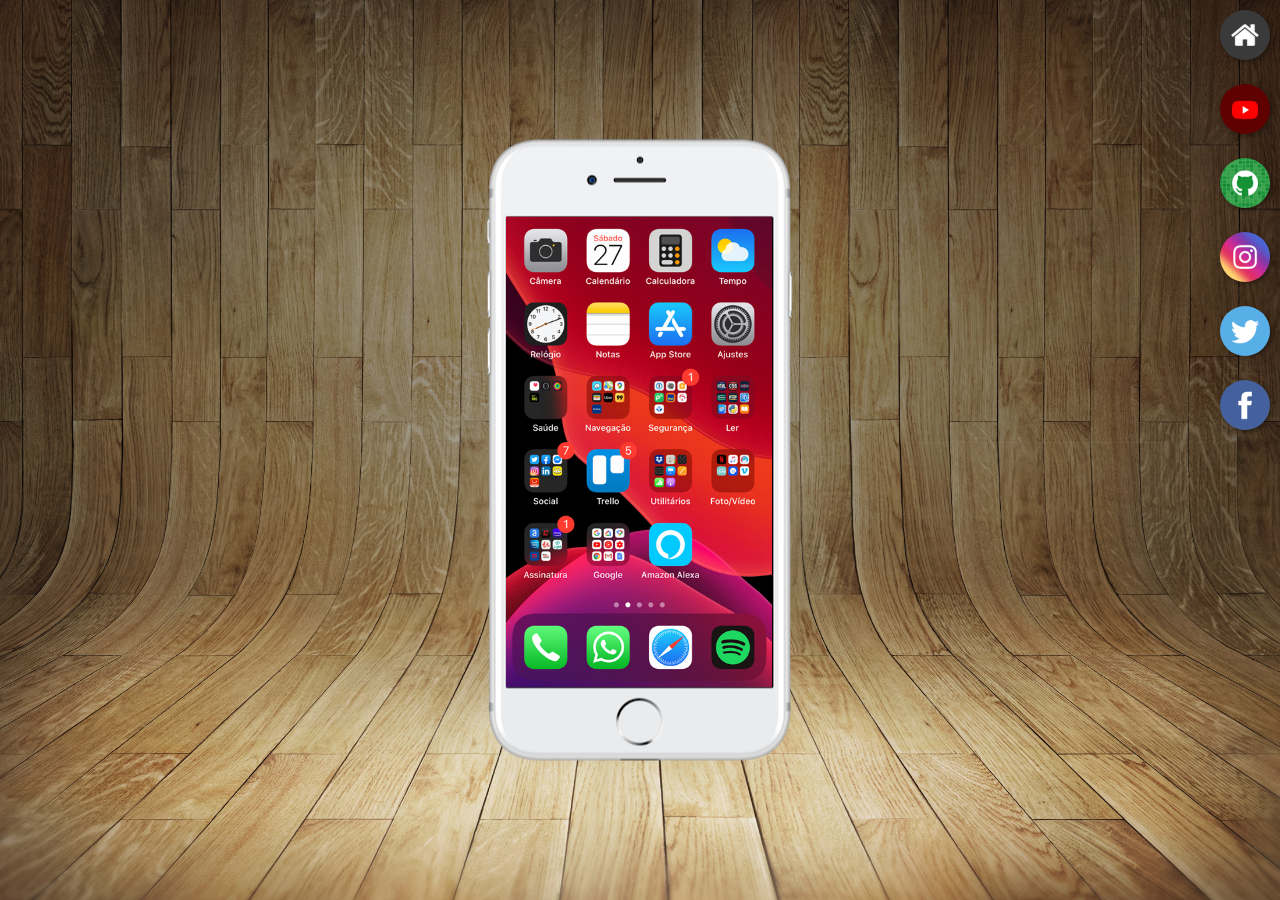
<file: index.html>
<!DOCTYPE html>
<html lang="en">

<head>
    <meta charset="UTF-8">
    <meta http-equiv="X-UA-Compatible" content="IE=edge">
    <meta name="viewport" content="width=device-width, initial-scale=1.0">
    <link rel="shortcut icon" href="pacote-d013/favicon.ico" type="image/x-icon">
    <link rel="stylesheet" href="estilos/style.css">
    <title>Projeto Redes Sociais</title>
</head>

<body>
    <main>
        <section id="telefone">
            <iframe src="home.html" name="tela" id="tela" frameborder="0">
                Seu navegador não é compatível com isso.
            </iframe>
        </section>
        <section id="sociais">
            <a href="home.html" target="tela"><img src="pacote-d013/imagens/logo-home.jpg" alt="Home"></a></br>
            <a href="youtube.html" target="tela"><img src="pacote-d013/imagens/logo-youtube.jpg" alt="Logo youtube"></a></br>
            <a href="github.html" target="tela"><img src="pacote-d013/imagens/logo-github.jpg" alt="Logo gitgub"></a></br>
            <a href="instagram.html" target="tela"><img src="pacote-d013/imagens/logo-instagram.jpg" alt="Logo Instagram"></a></br>
            <a href="twitter.html" target="tela"><img src="pacote-d013/imagens/logo-twitter.jpg" alt="Logo twitter"></a></br>
            <a href="facebook.html" target="tela"><img src="pacote-d013/imagens/logo-facebook.jpg" alt="Logo facebook"></a>

        </section>
    </main>
</body>

</html>
</file>
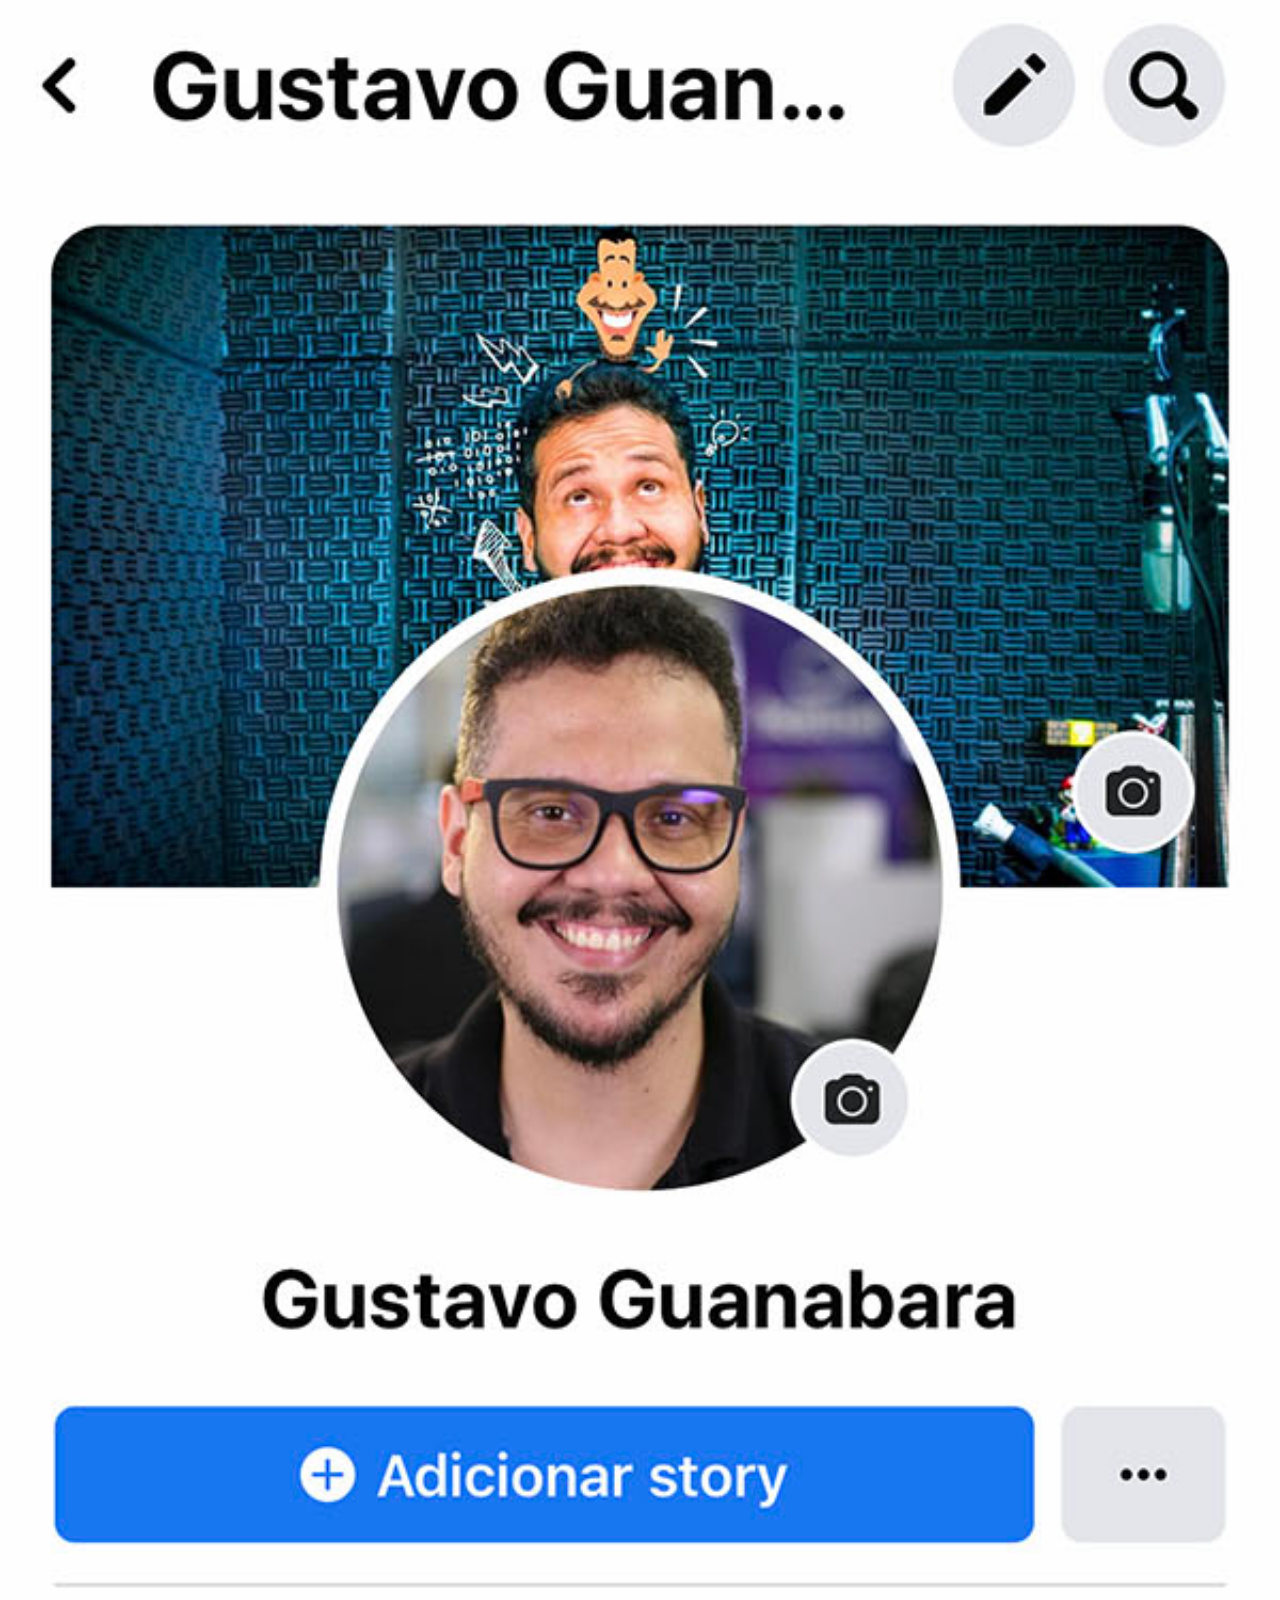
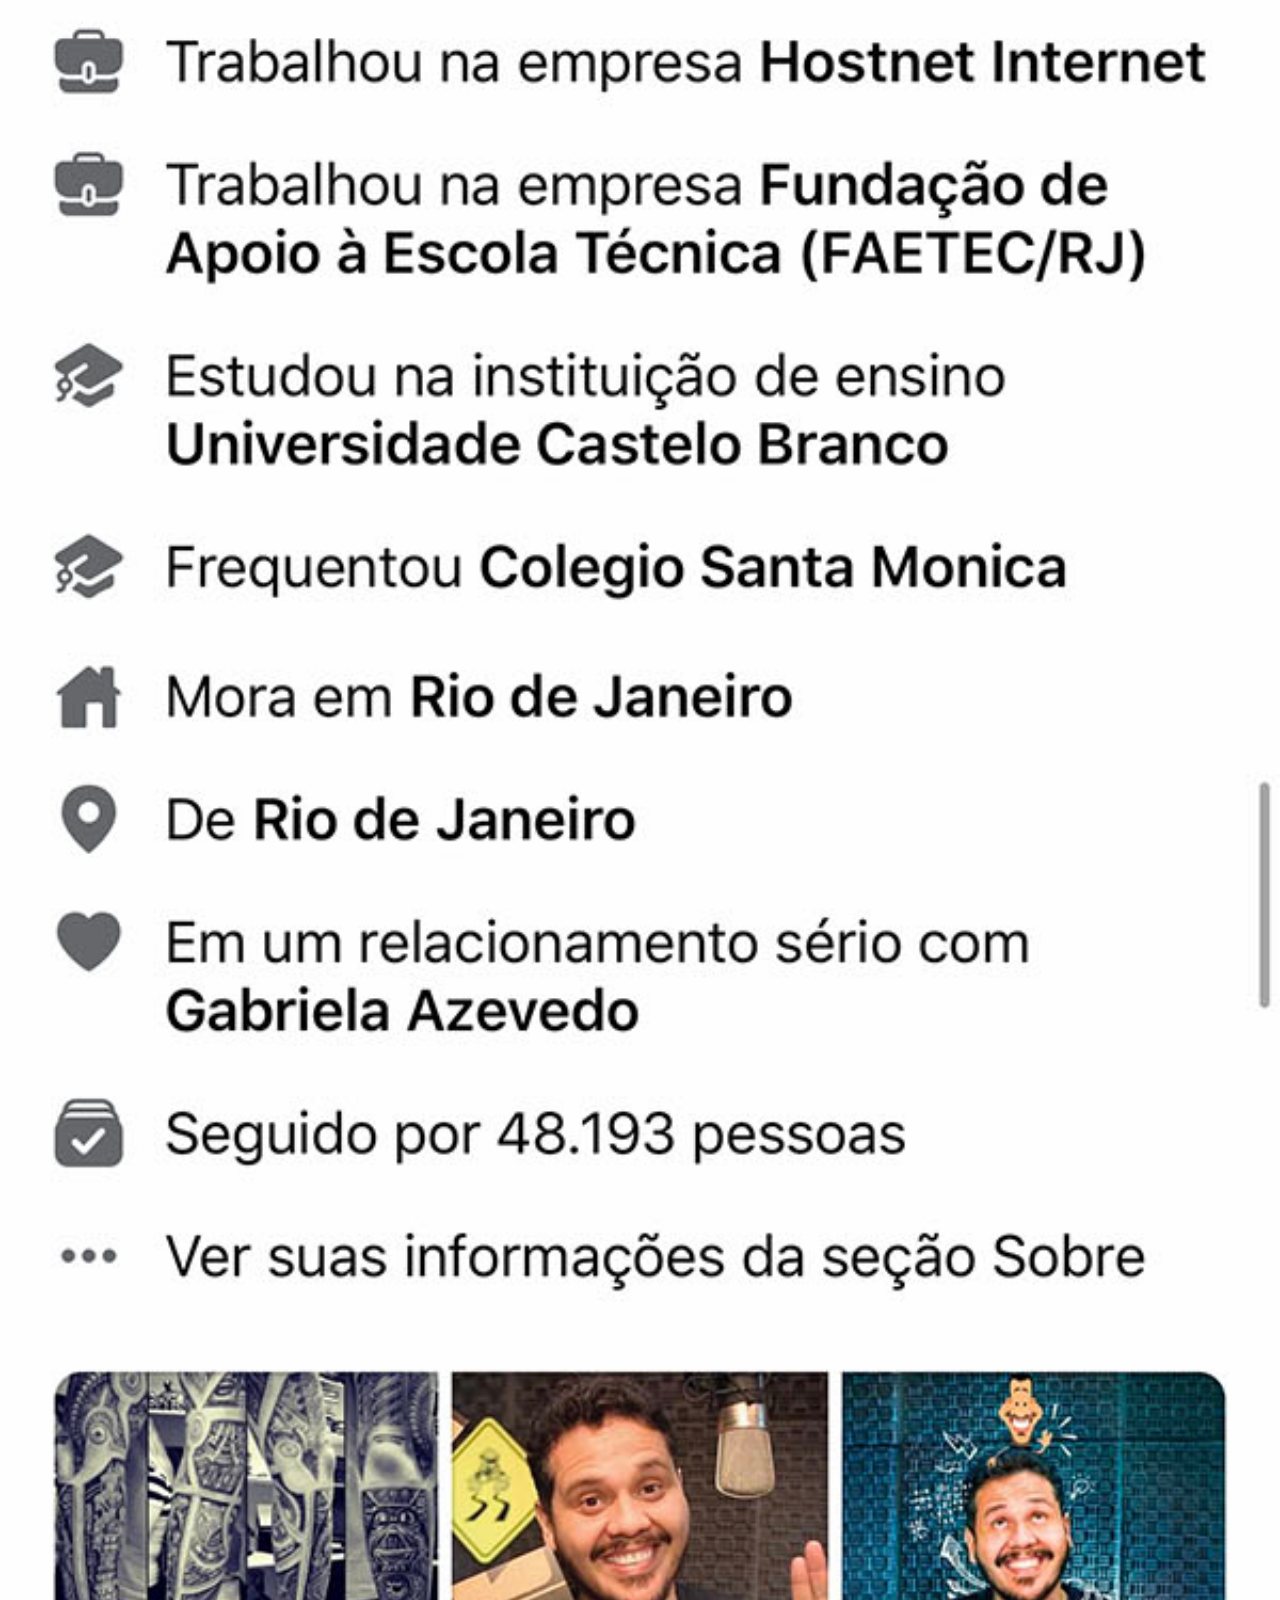
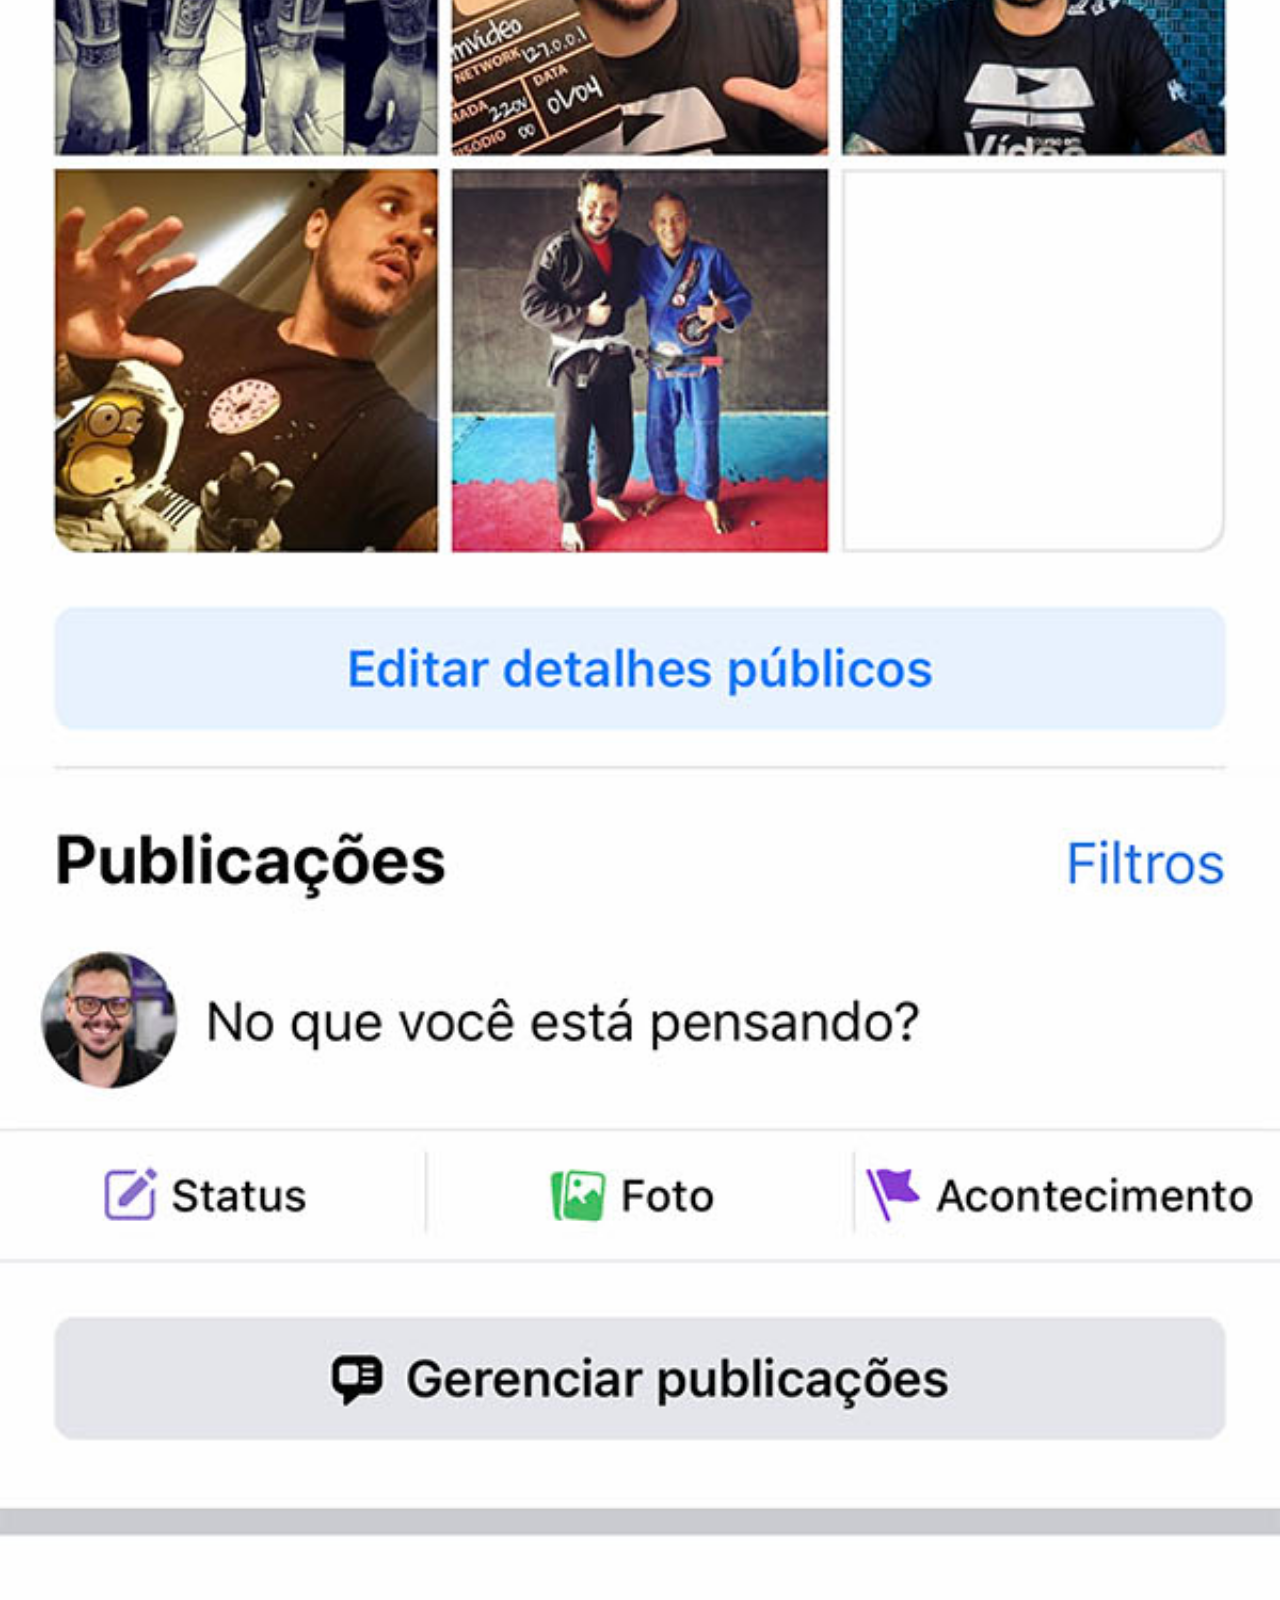
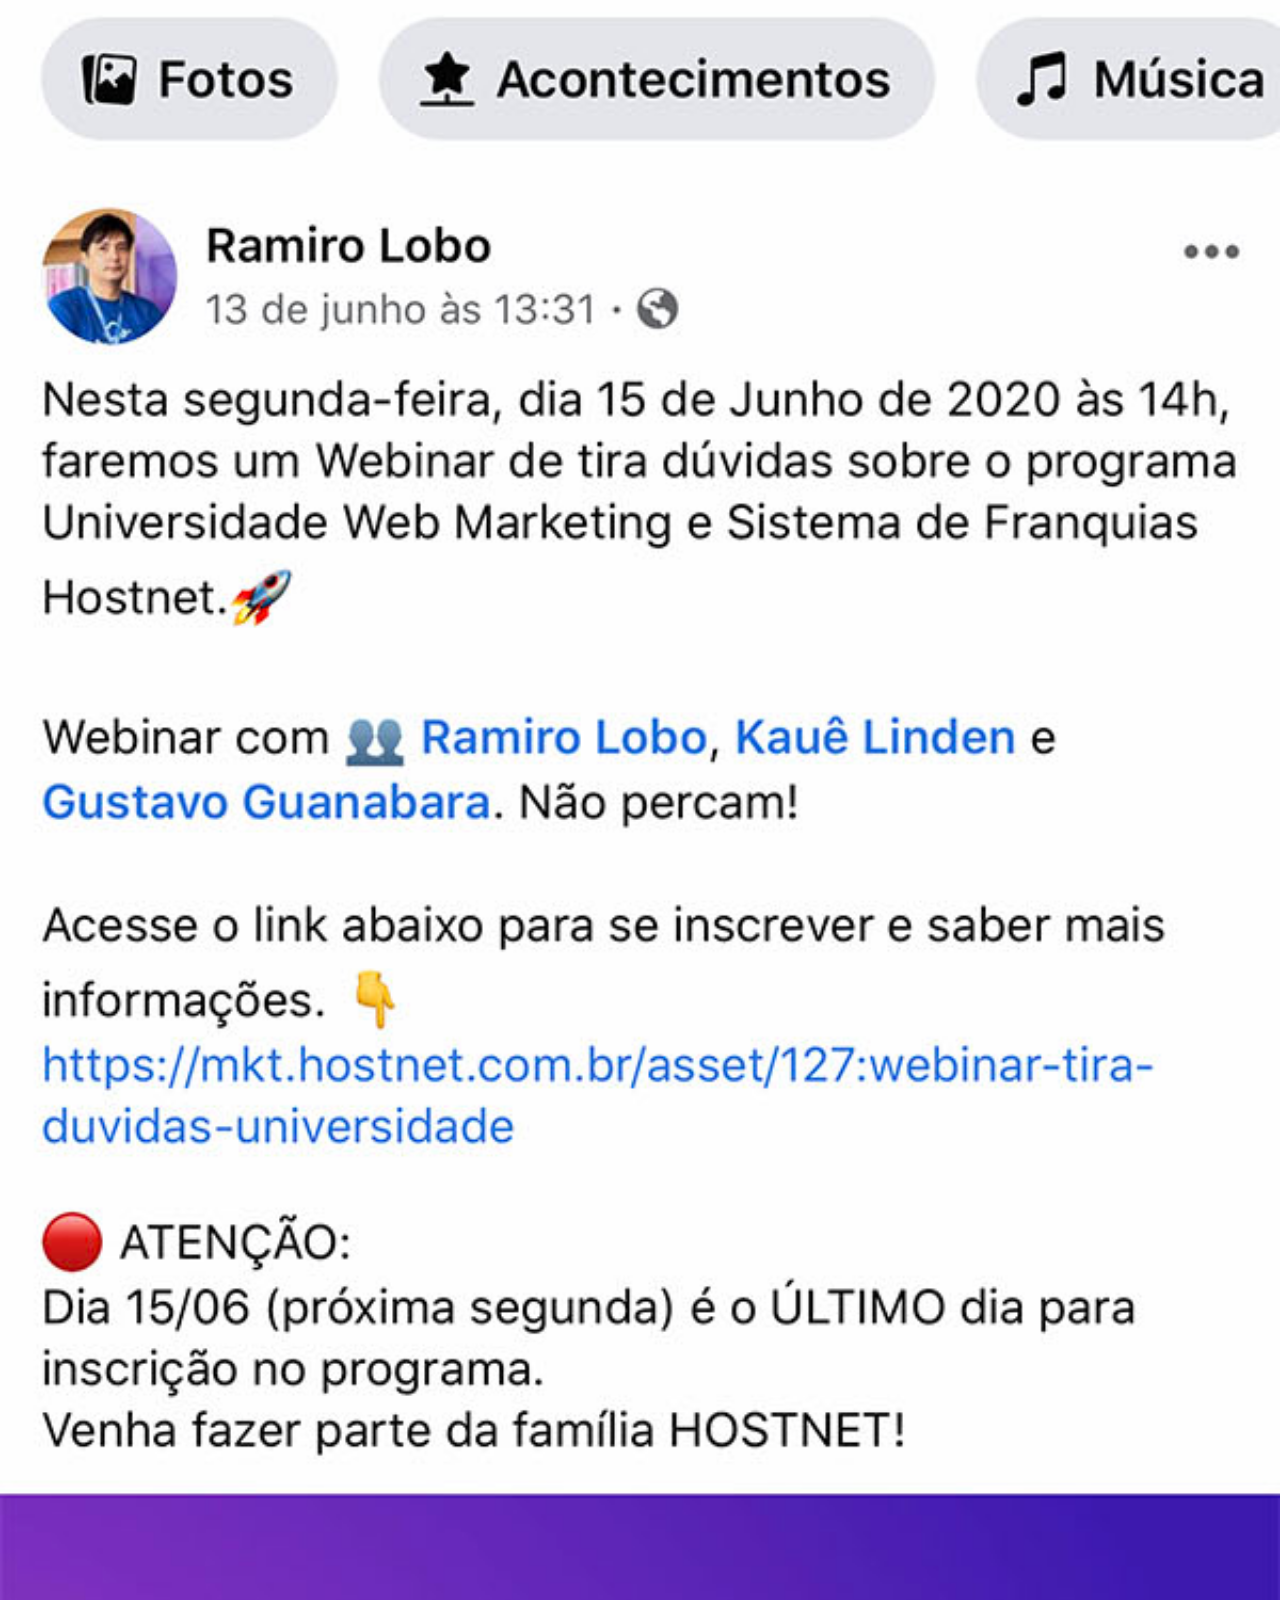
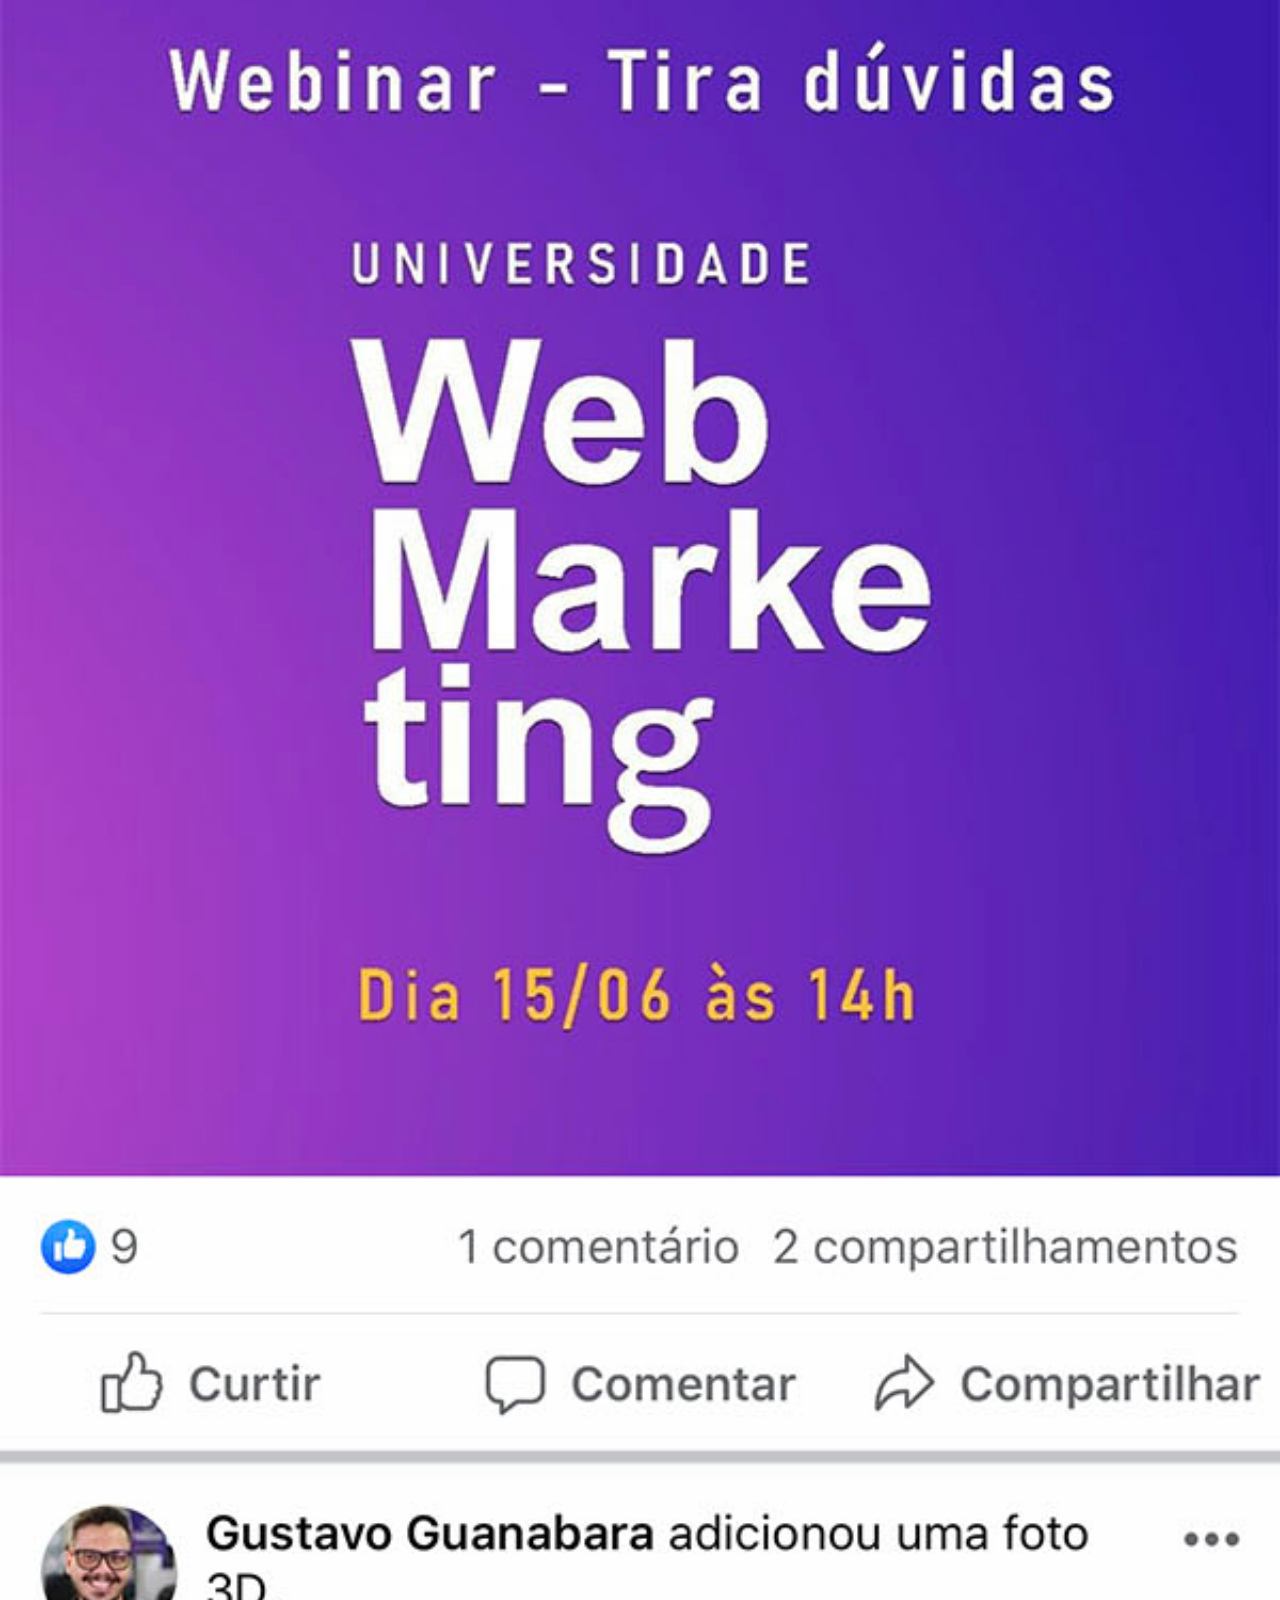
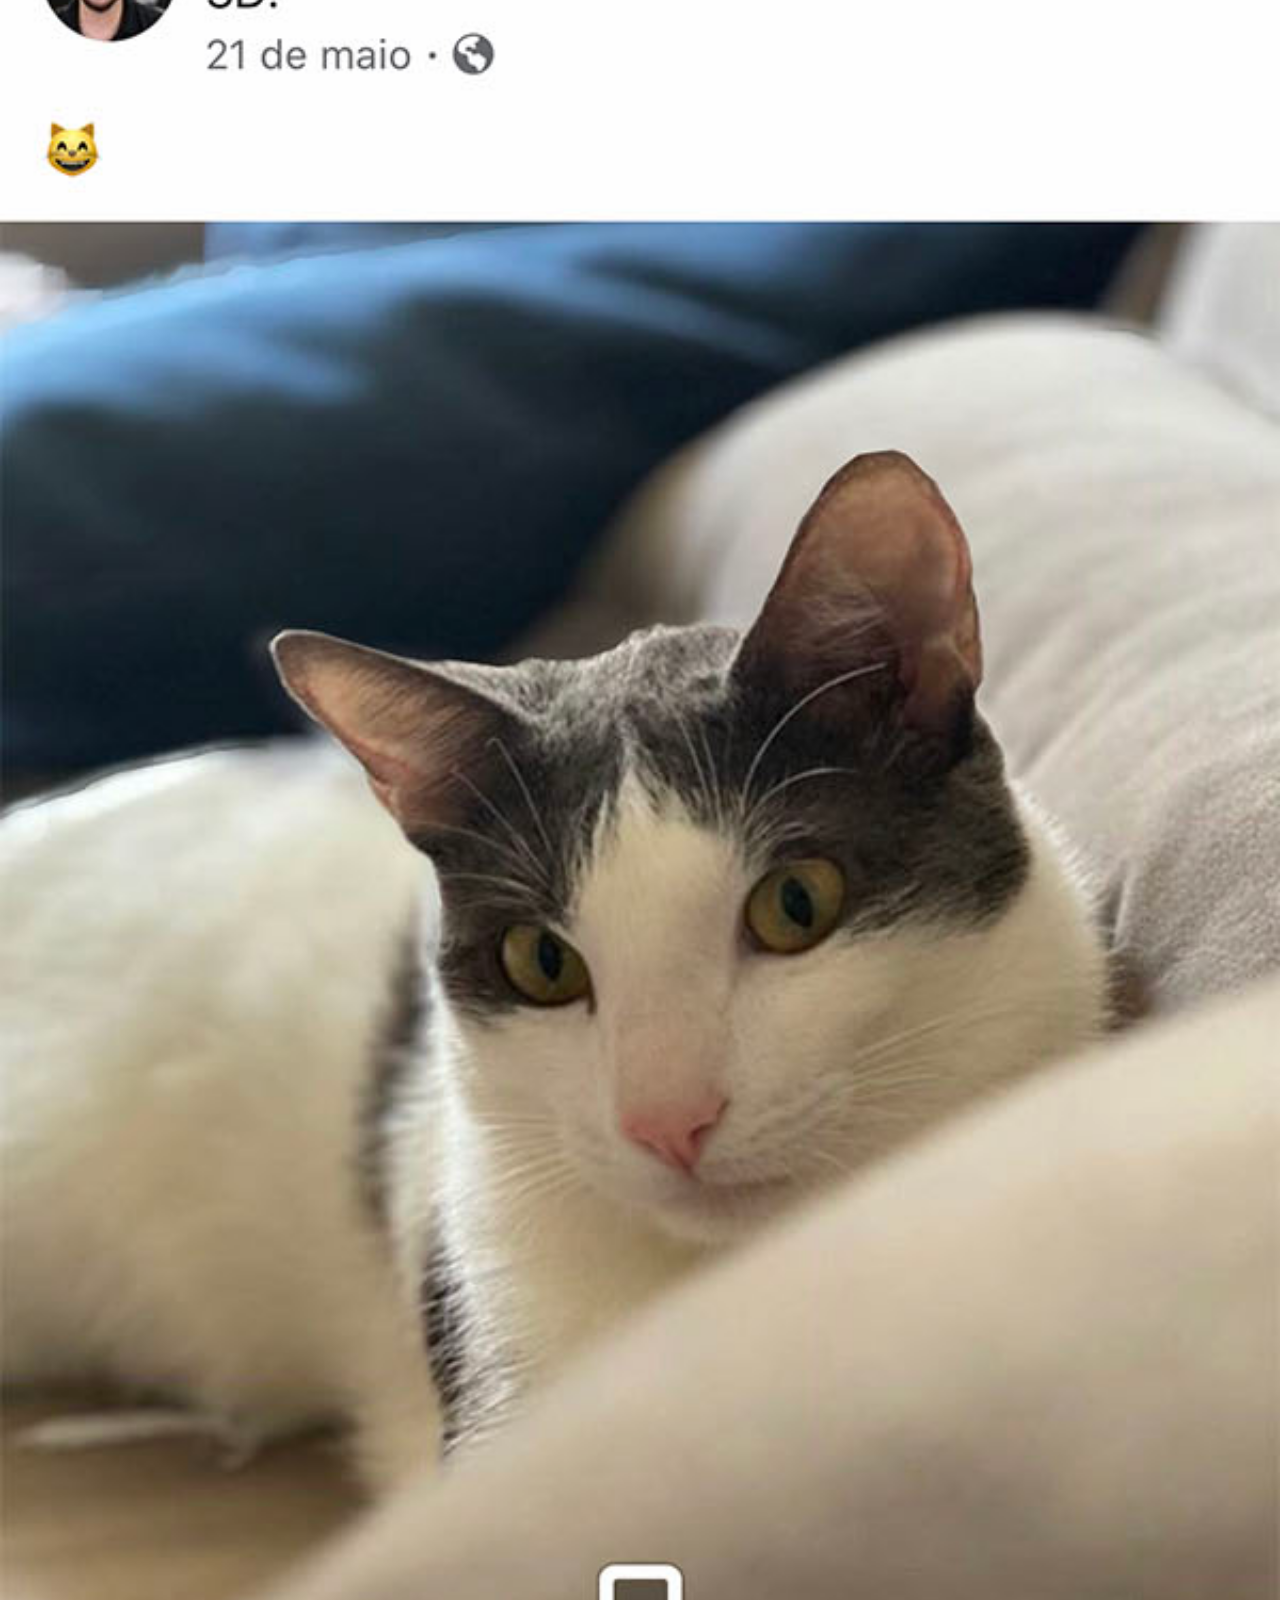
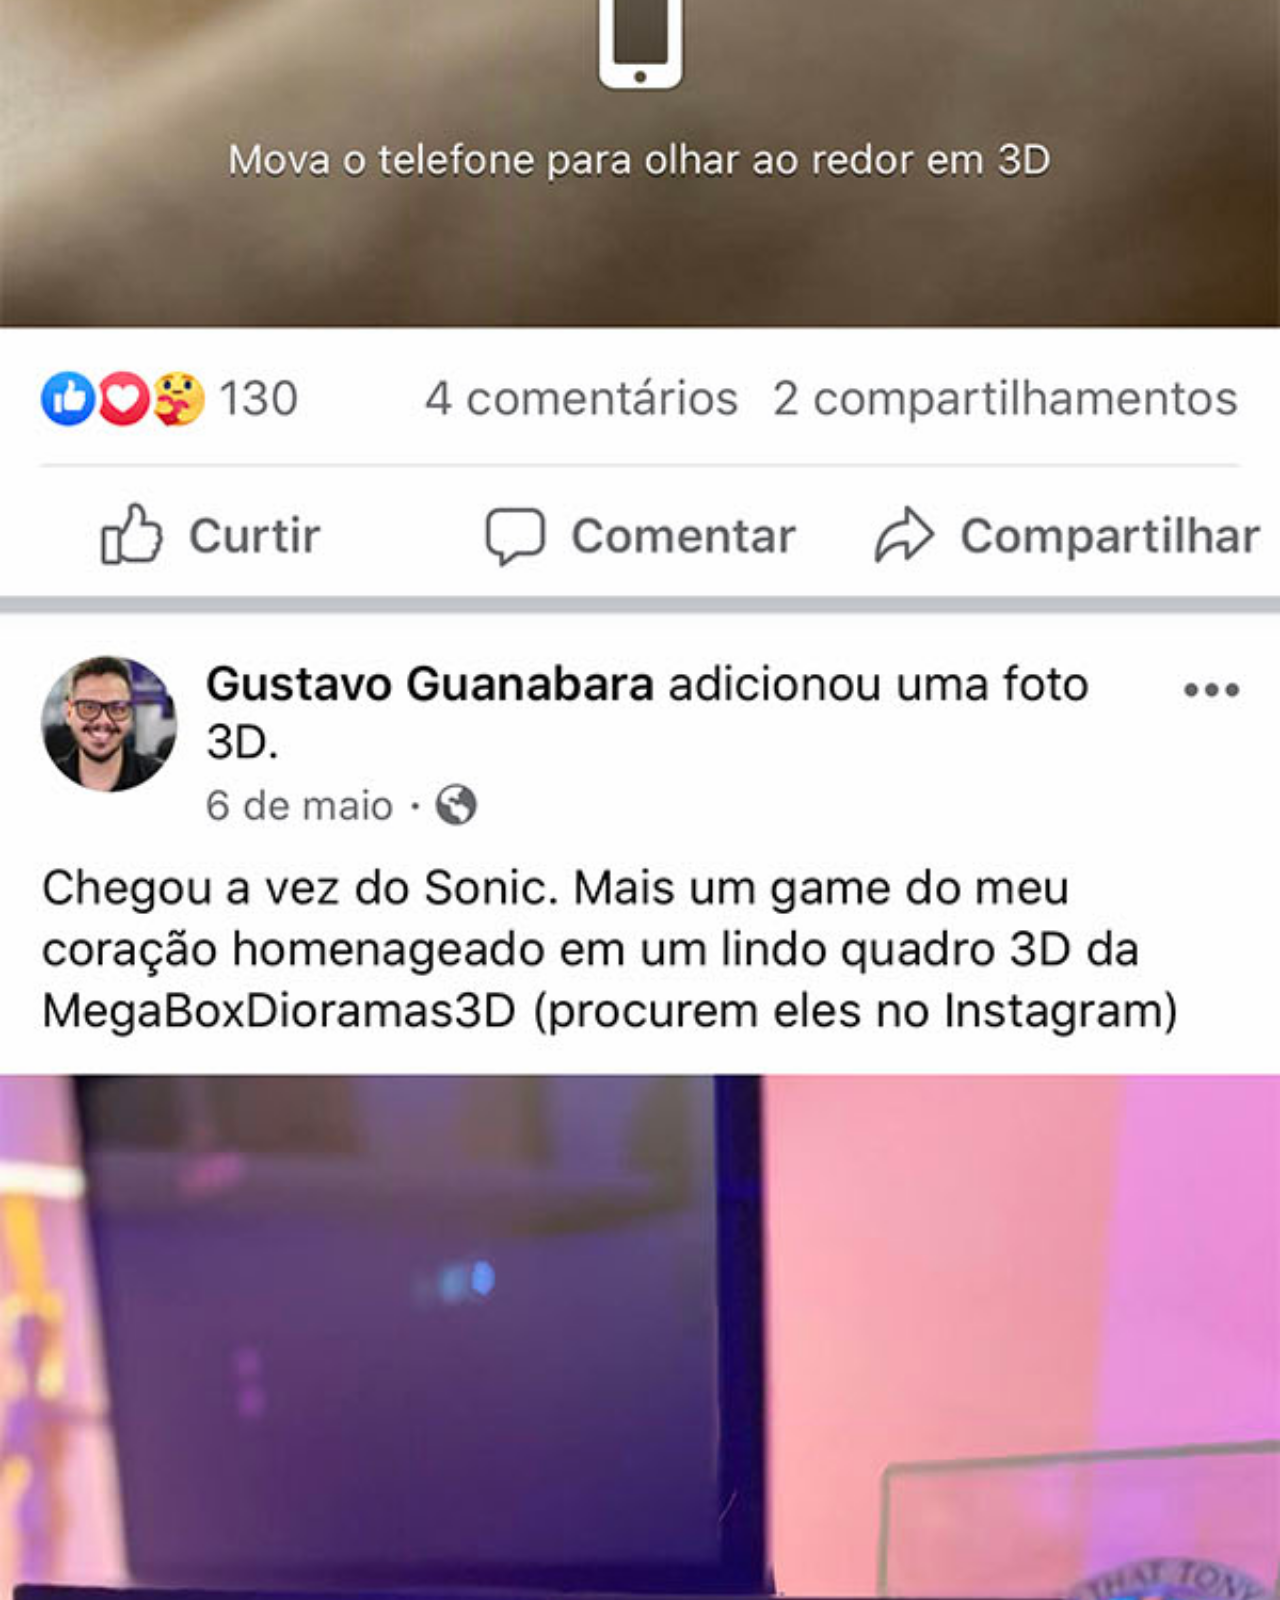
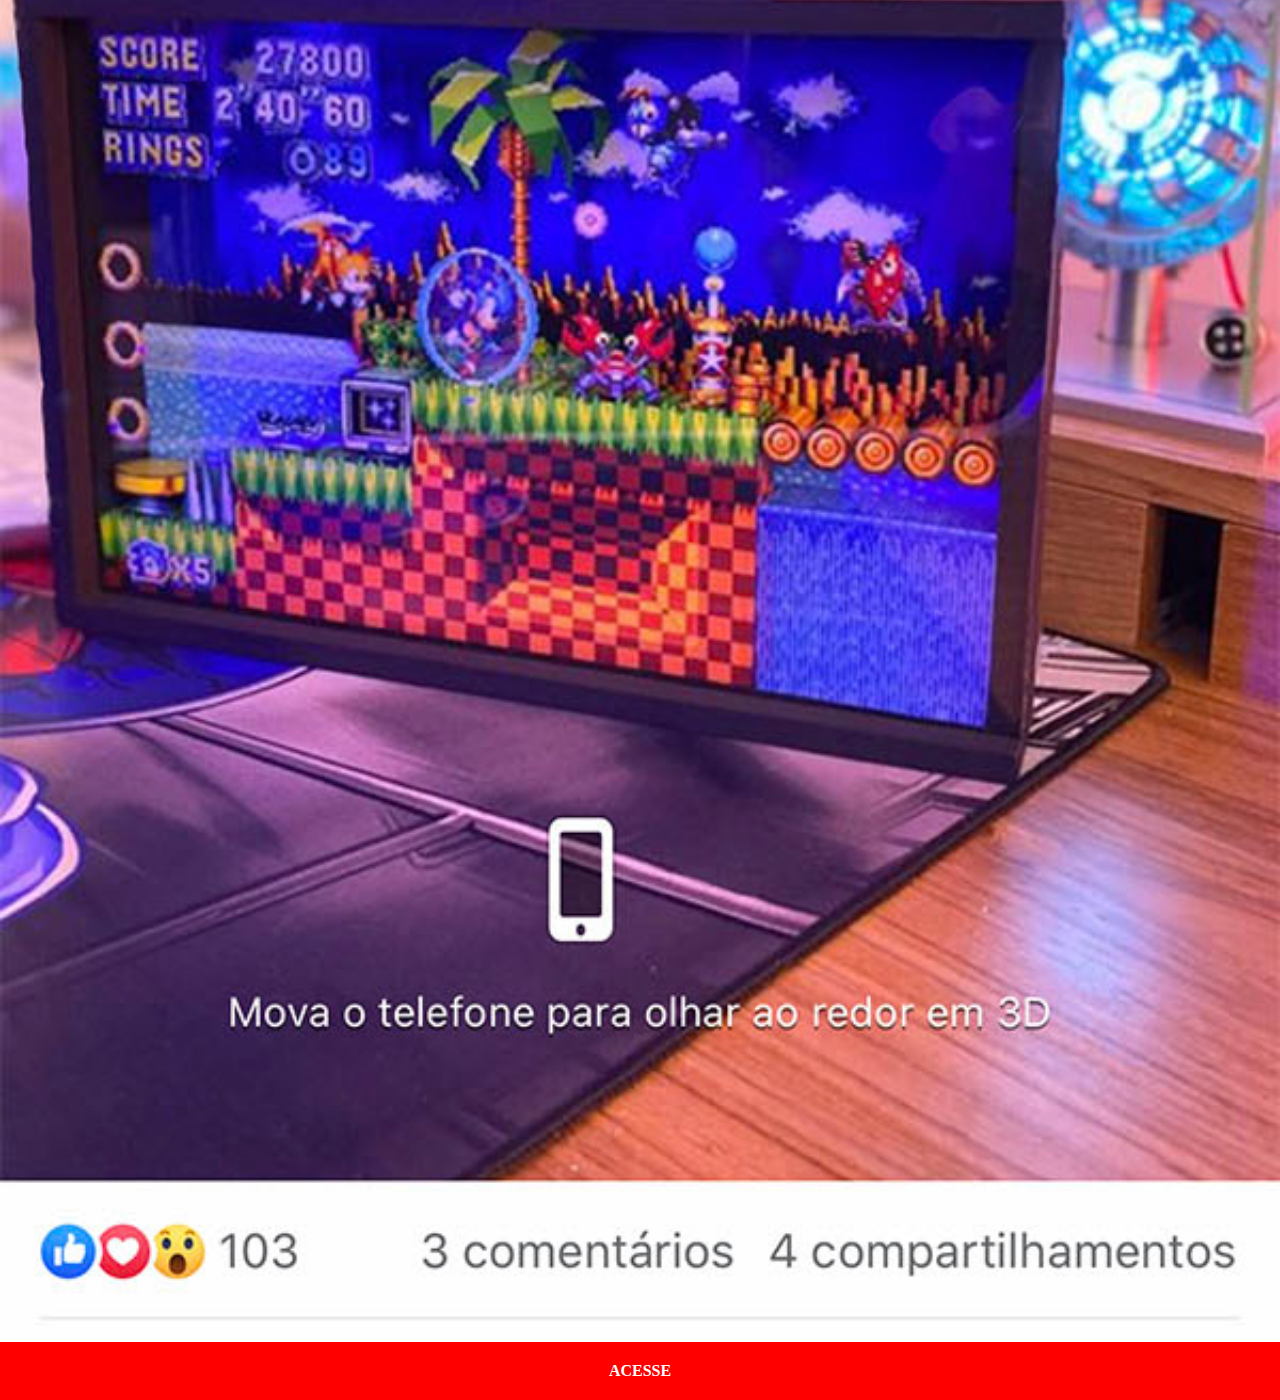
<file: facebook.html>
<!DOCTYPE html>
<html lang="pt-br">

<head>
    <meta charset="UTF-8">
    <meta http-equiv="X-UA-Compatible"
        content="IE=edge">
    <meta name="viewport"
        content="width=device-width, initial-scale=1.0">
    <link rel="stylesheet" href="estilos/social.css">
    <title>facebook</title>
</head>

<body>
    <img src="pacote-d013/imagens/tela-facebook.jpg" alt="Facebook">
    <a href="https://www.facebook.com" target="_blank">ACESSE</a>
</body>

</html>
</file>
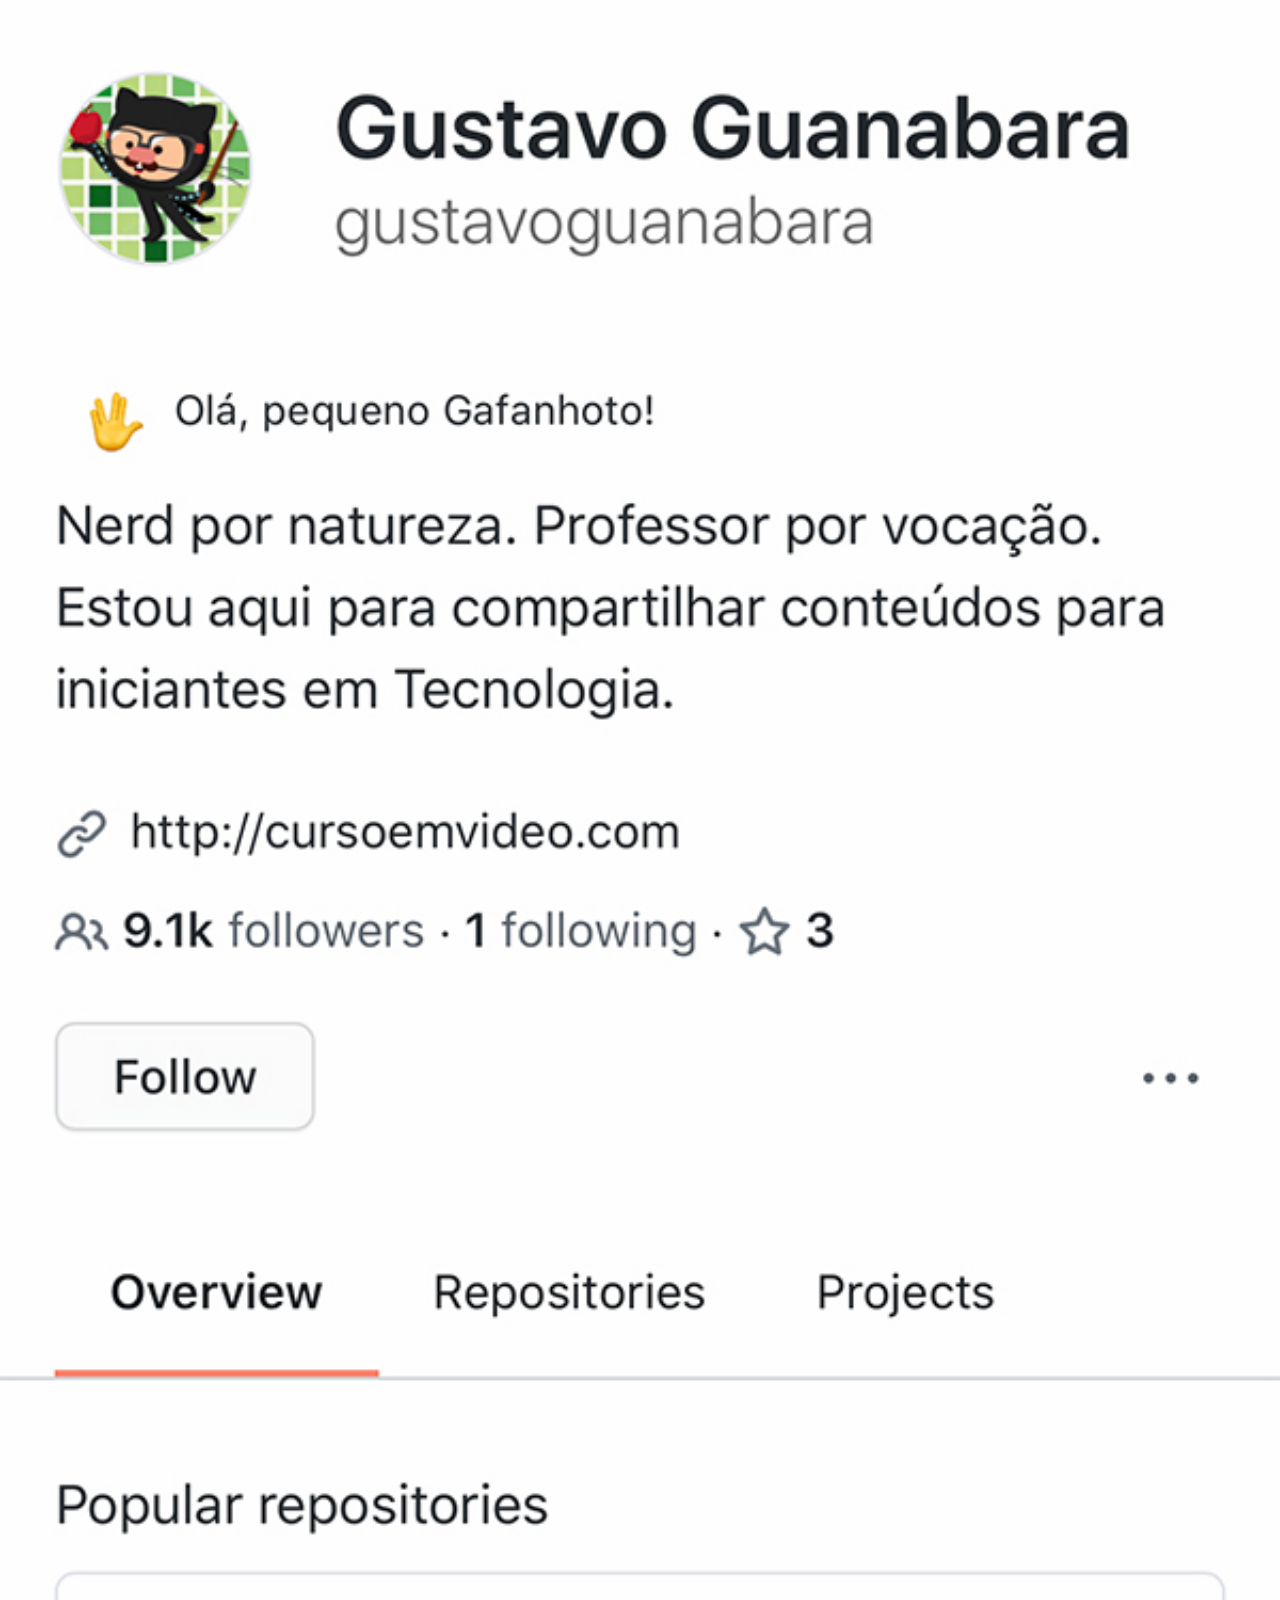
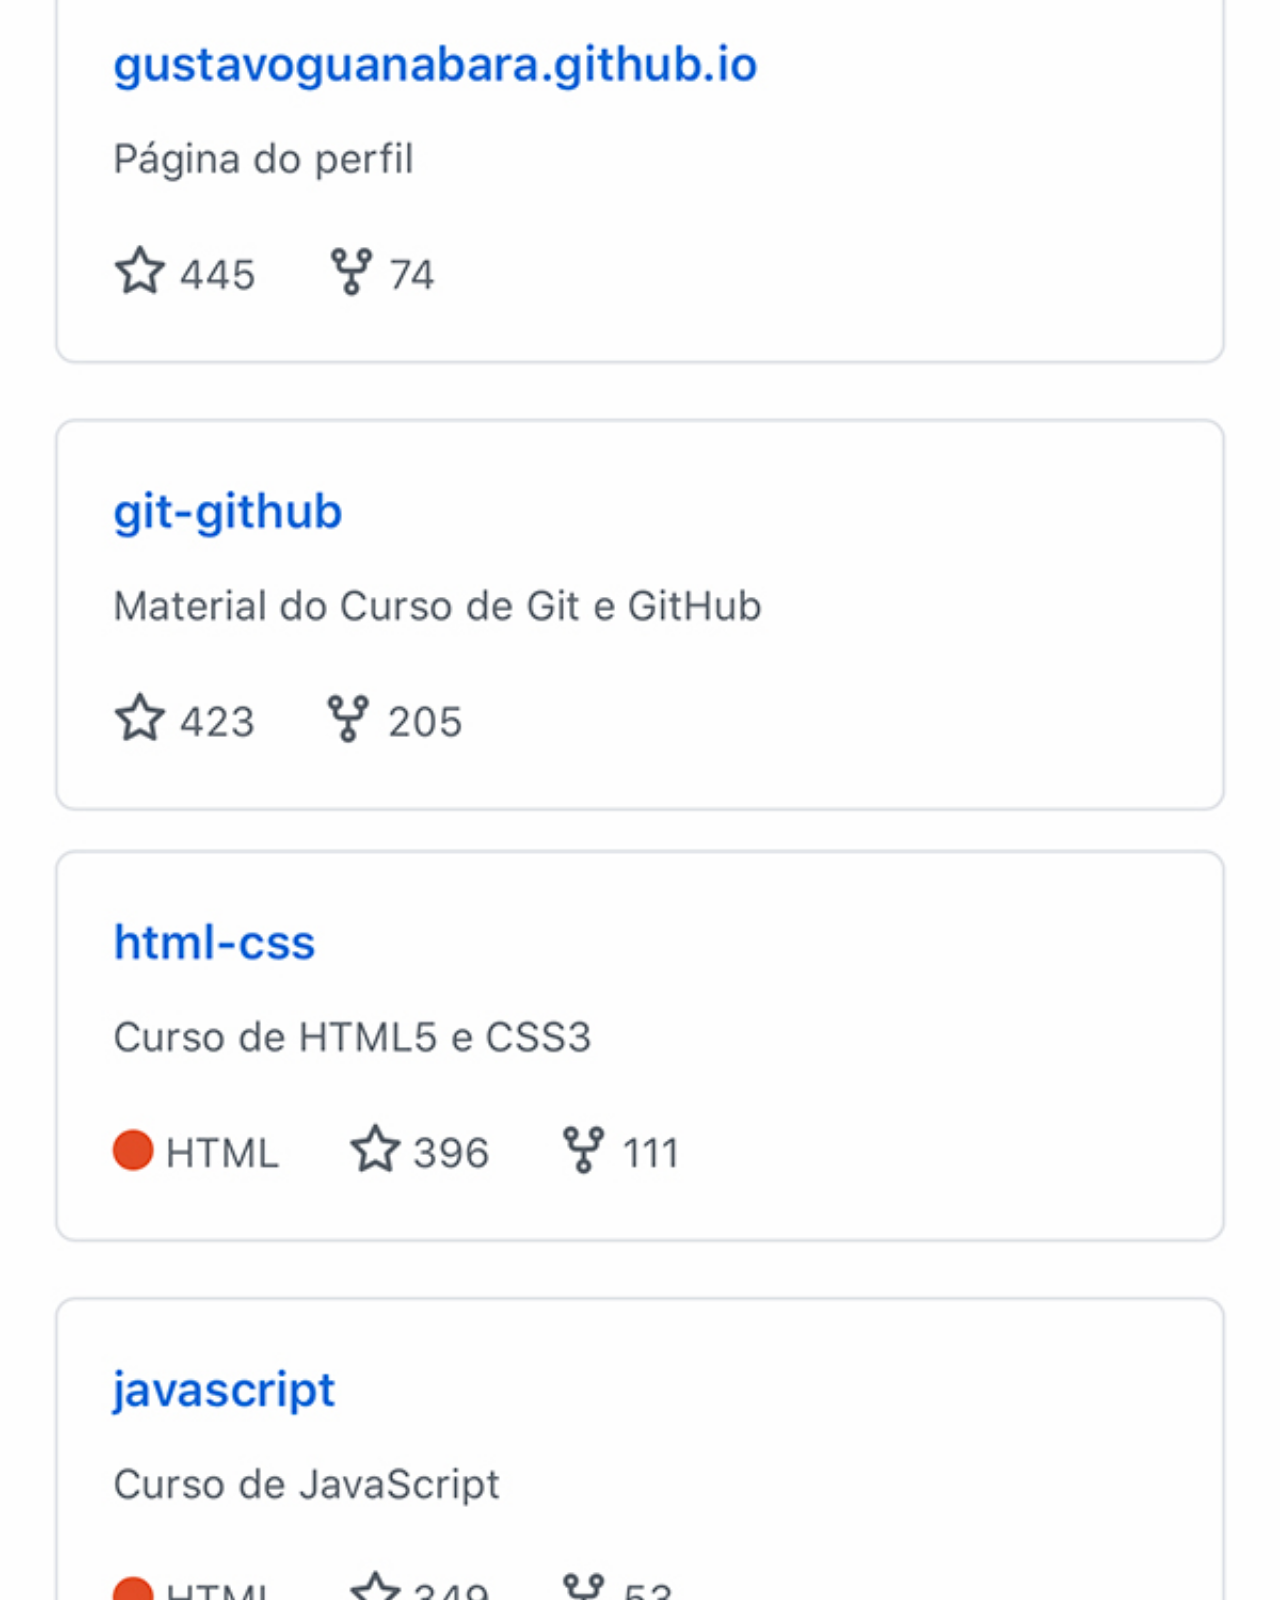
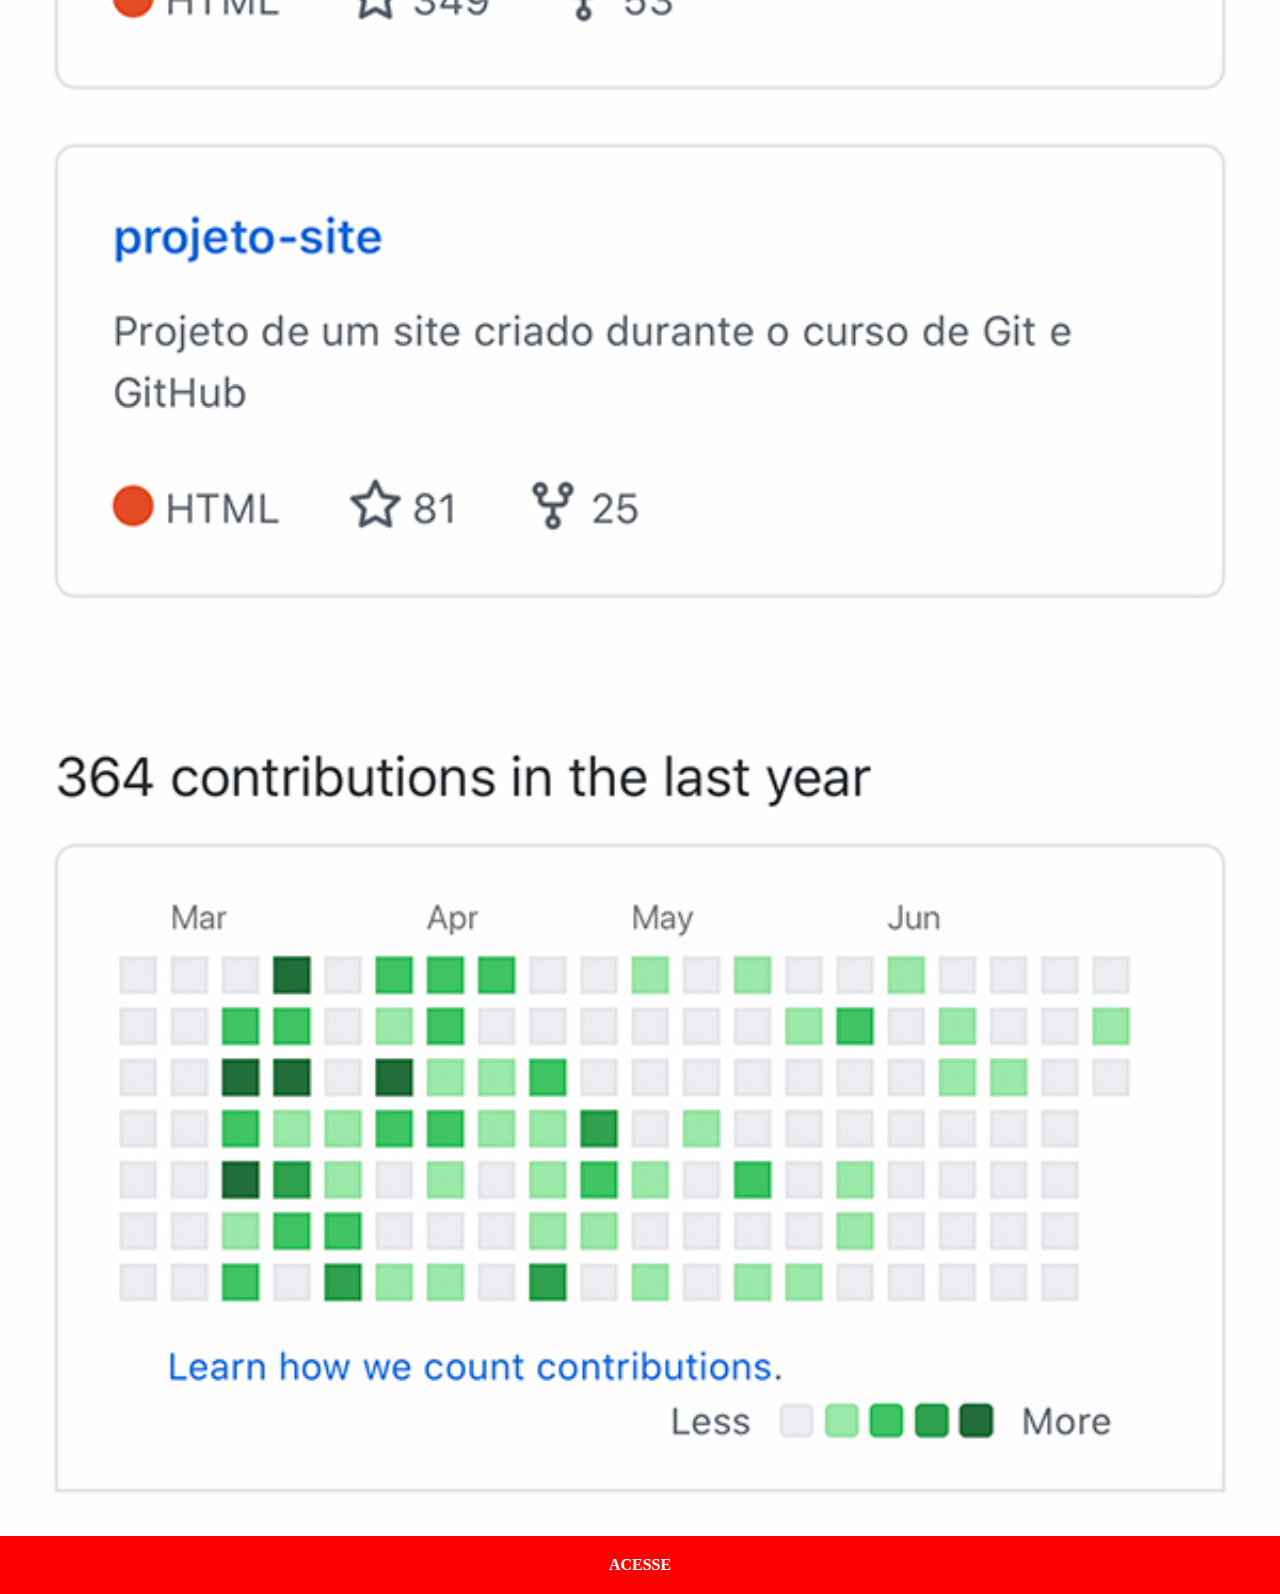
<file: github.html>
<!DOCTYPE html>
<html lang="pt-br">

<head>
    <meta charset="UTF-8">
    <meta http-equiv="X-UA-Compatible"
        content="IE=edge">
    <meta name="viewport"
        content="width=device-width, initial-scale=1.0">
    <link rel="stylesheet" href="estilos/social.css">
    <title>Github</title>
</head>

<body>
    <img src="pacote-d013/imagens/tela-github.jpg" alt="Github">
    <a href="https://github.com/gabrielsamatos" target="_blank">ACESSE</a>
</body>

</html>
</file>
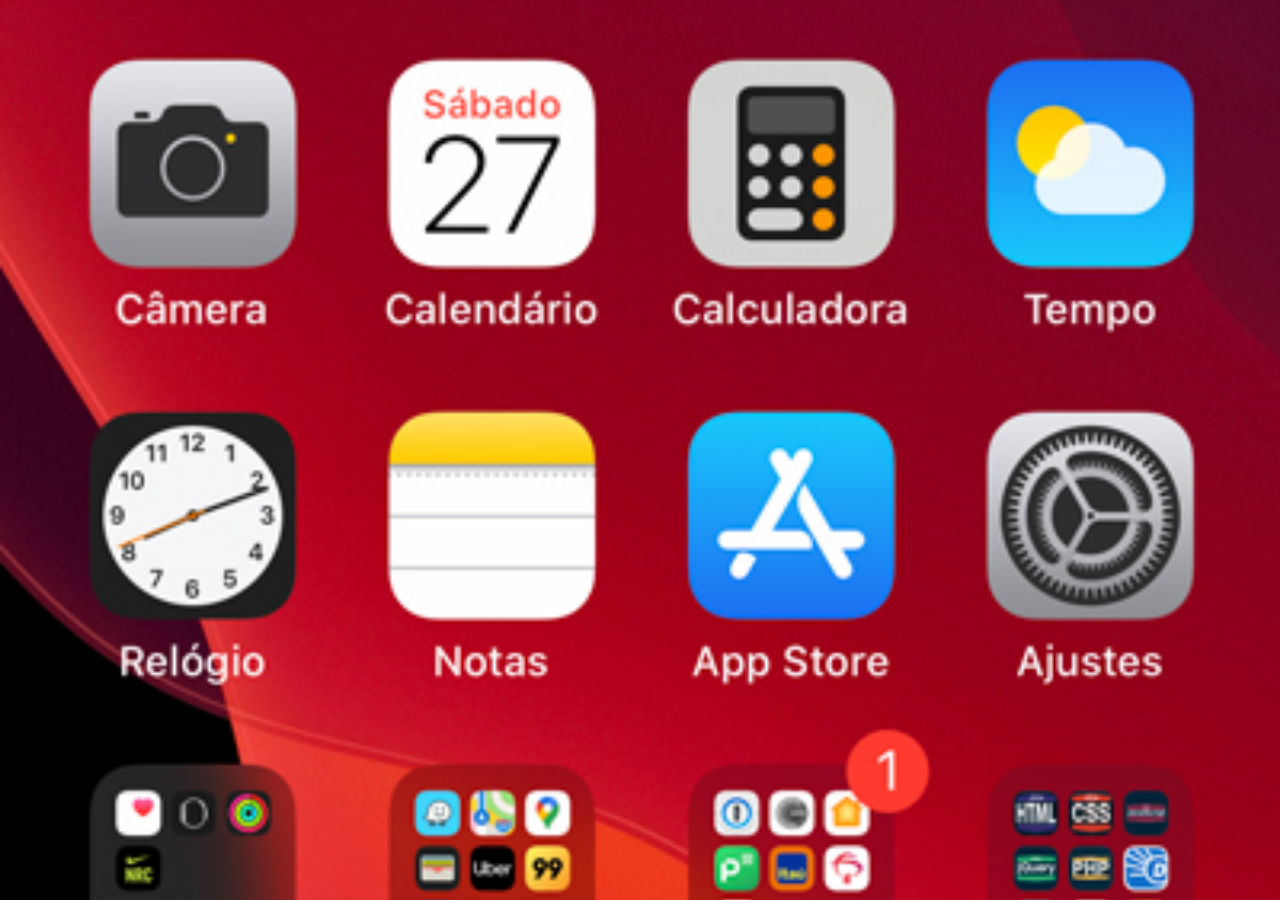
<file: home.html>
<!DOCTYPE html>
<html lang="pt-br">

<head>
    <meta charset="UTF-8">
    <meta http-equiv="X-UA-Compatible" content="IE=edge">
    <meta name="viewport" content="width=device-width, initial-scale=1.0">
    <title>Home</title>
</head>

<body>

</body>

</html>

<style>
    *{
        margin: 0px;
        padding: 0px;
    }

    body{
        width: 100vw;
        height: 100vh;
        background: url(imagens/tela-home.jpg) no-repeat top center;
        background-size: cover;
    }
</style>
</file>
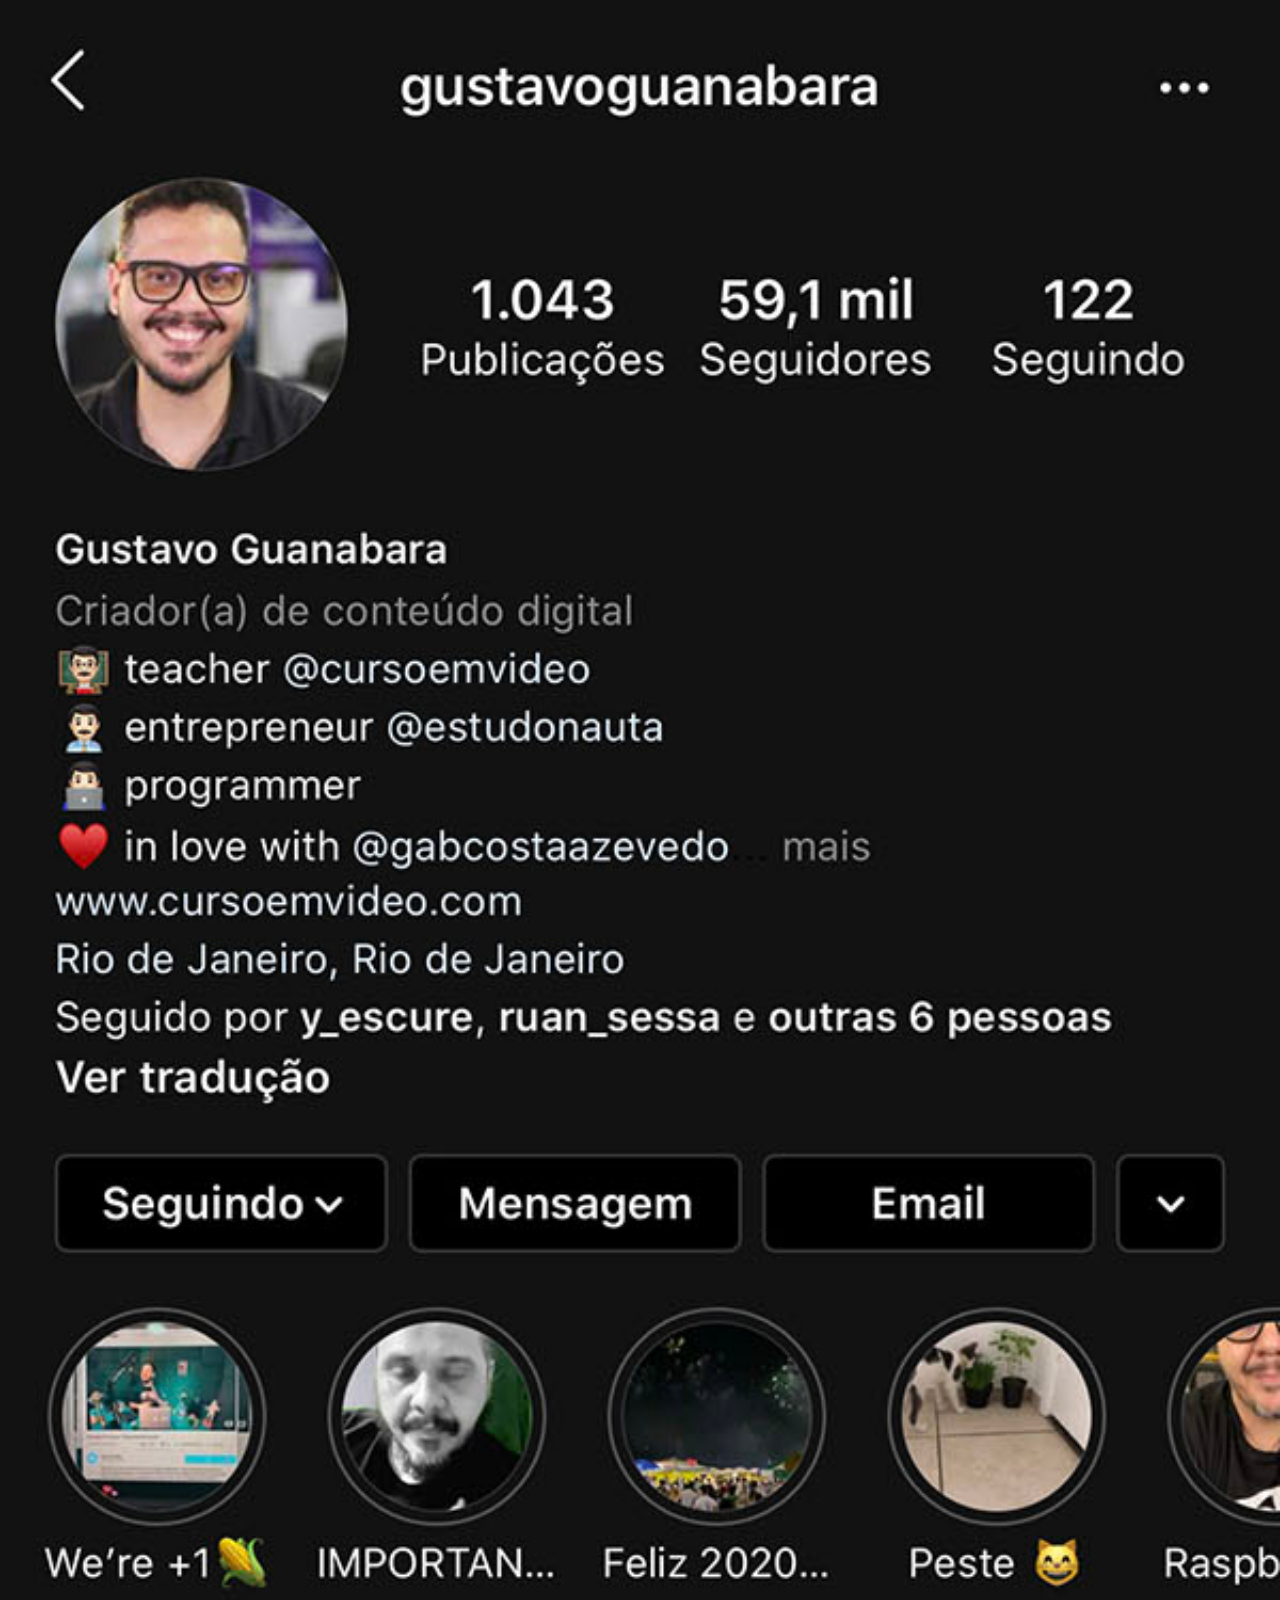
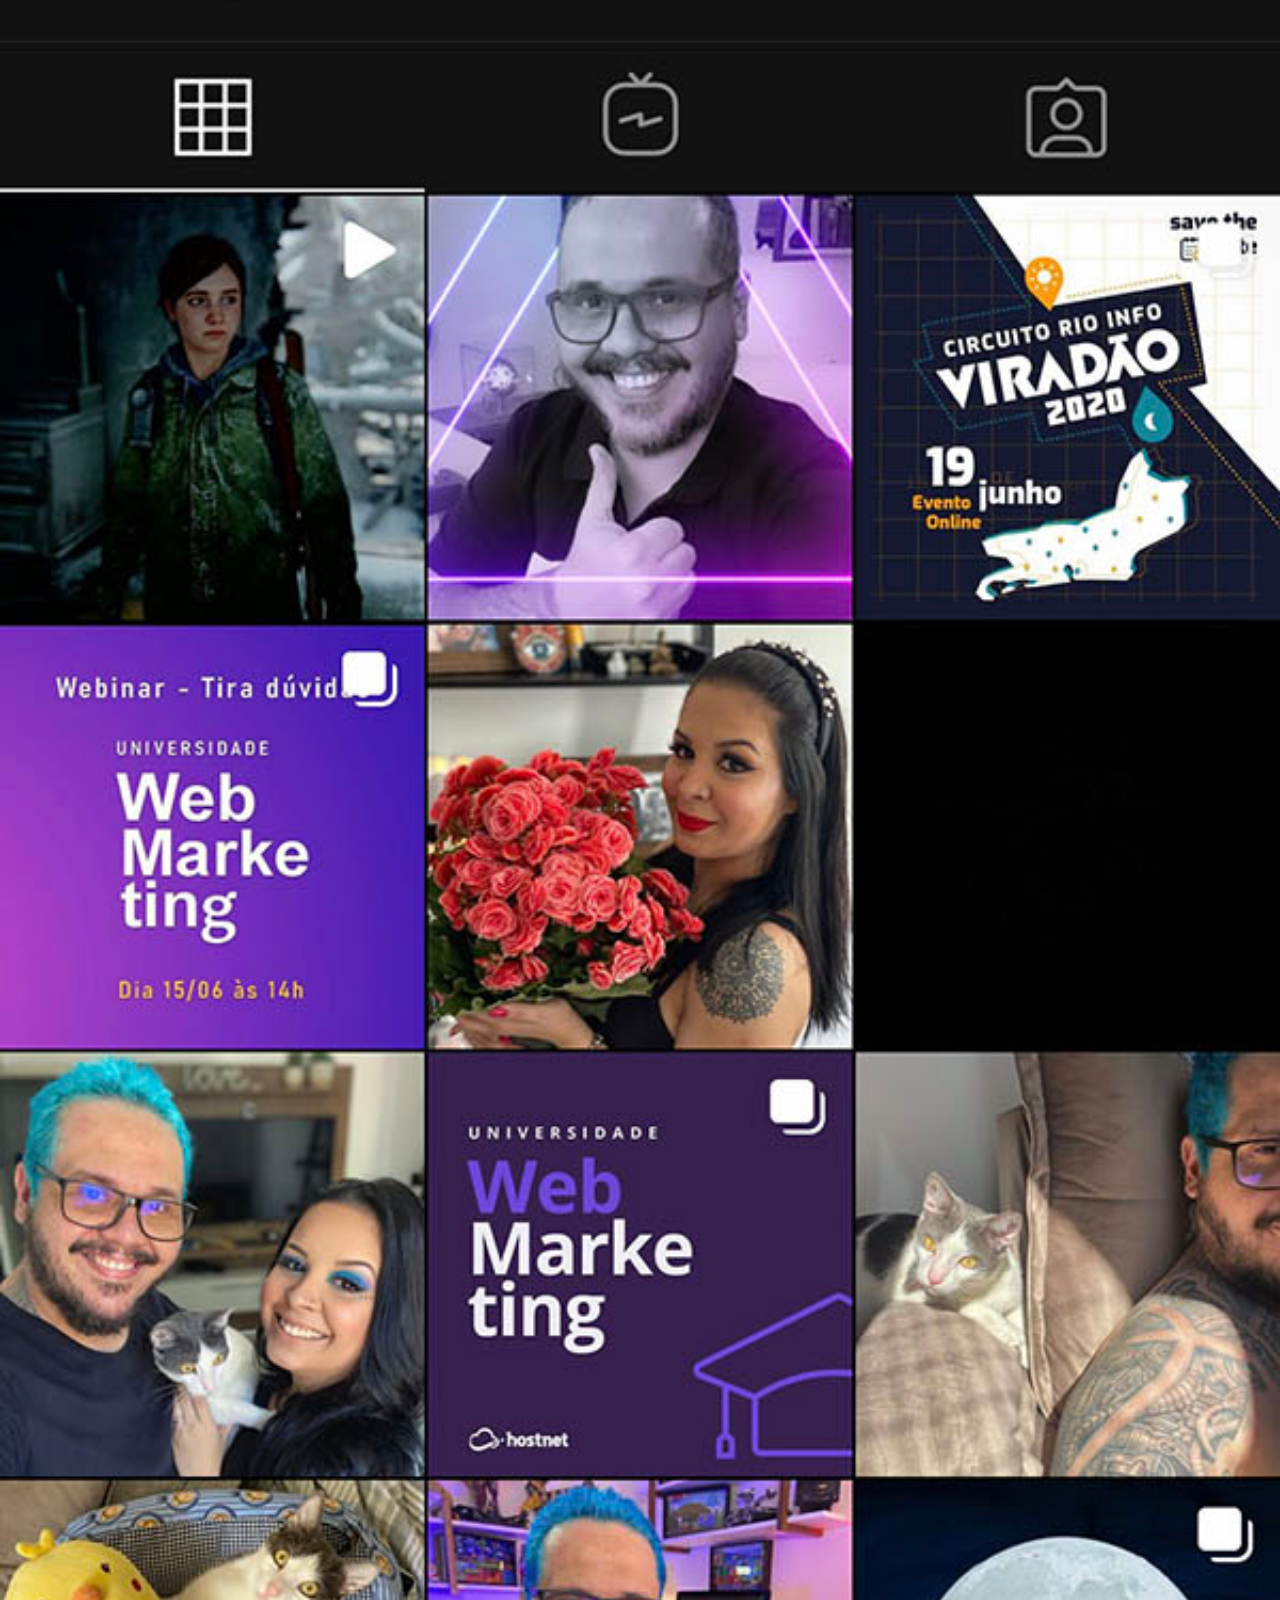
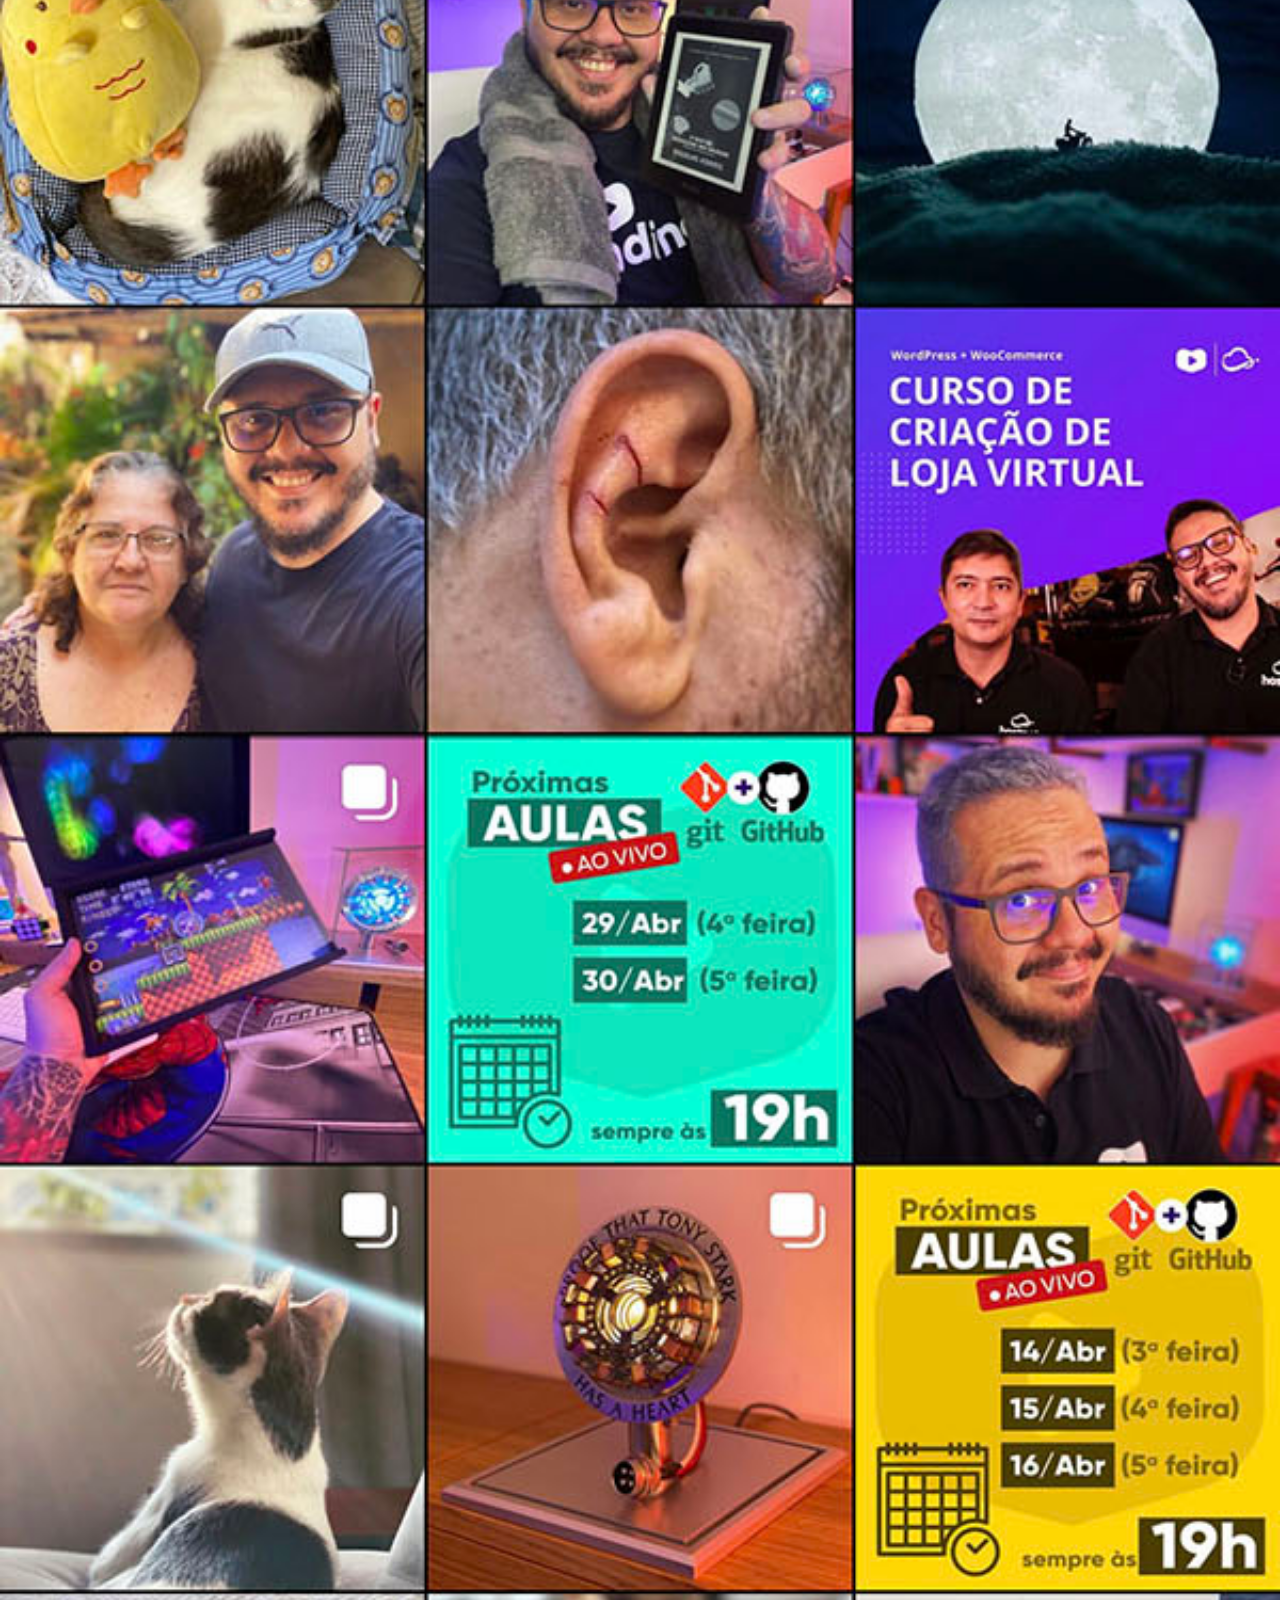
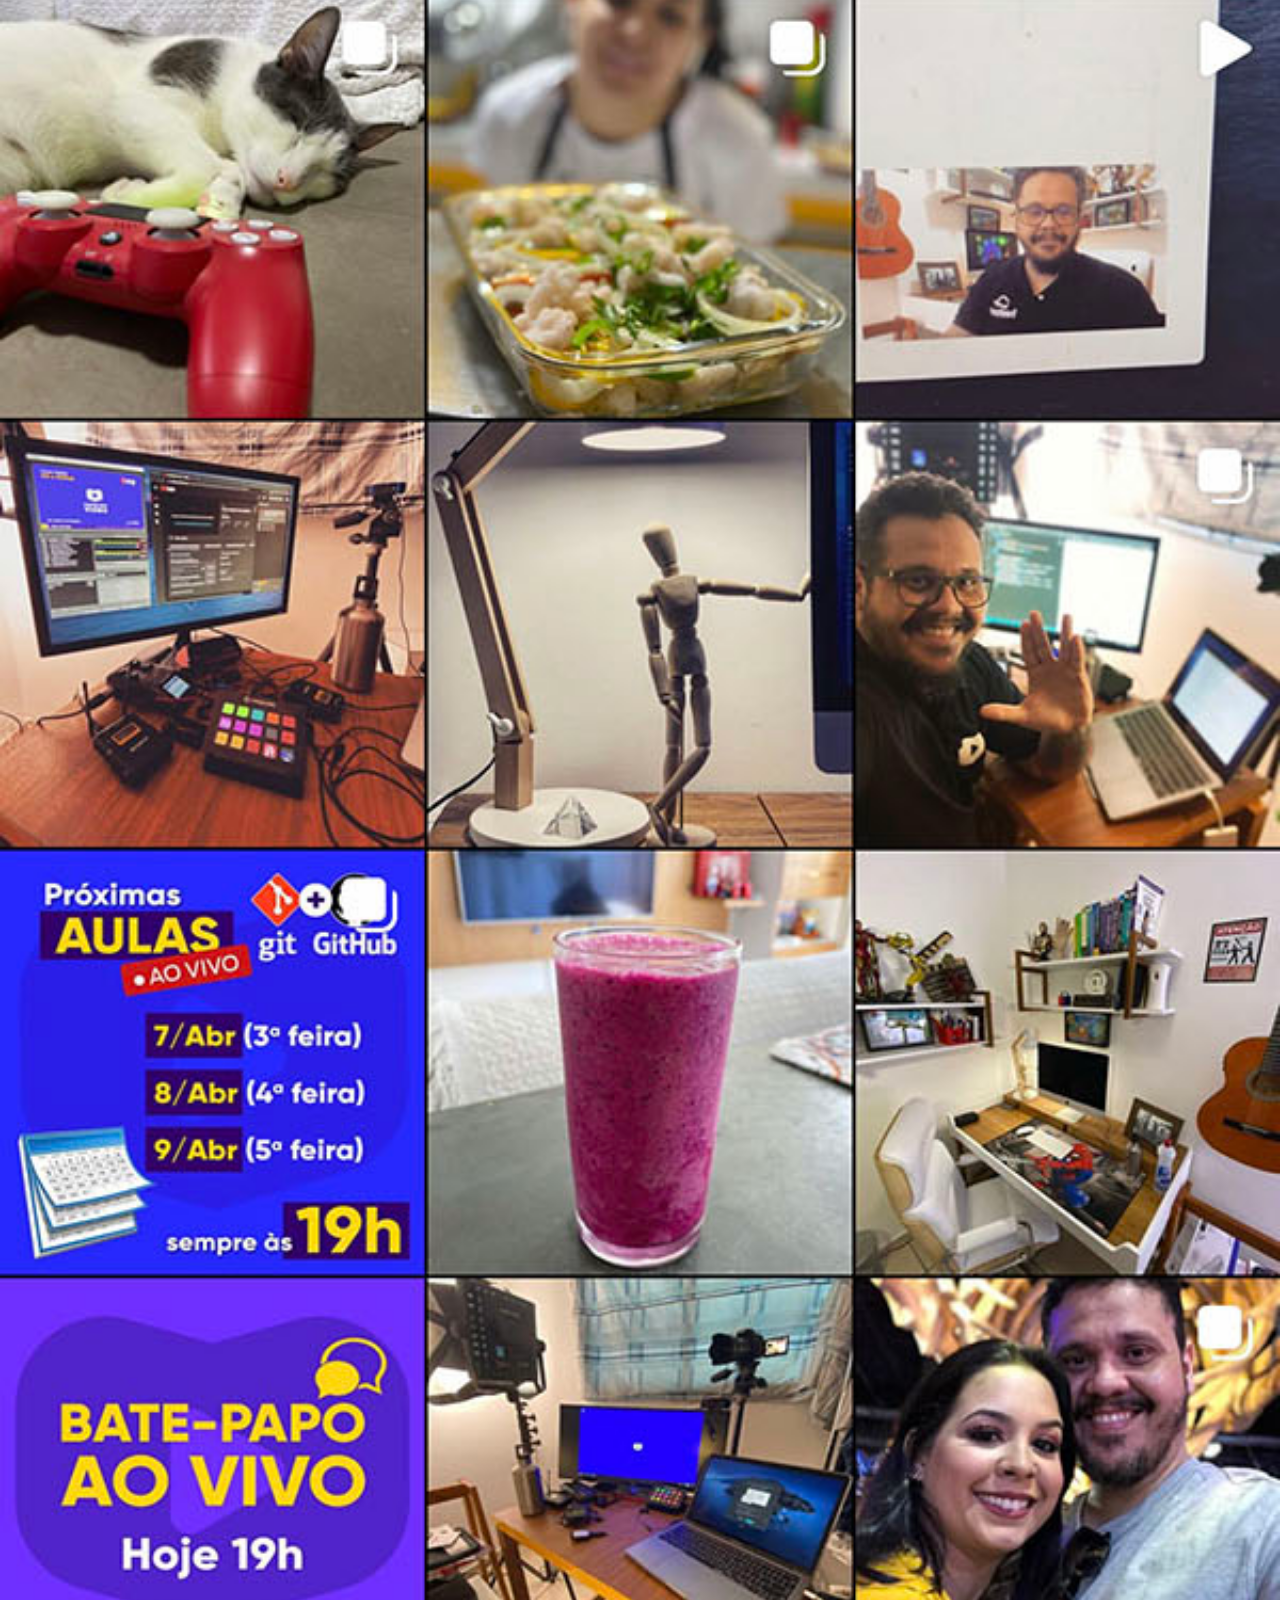
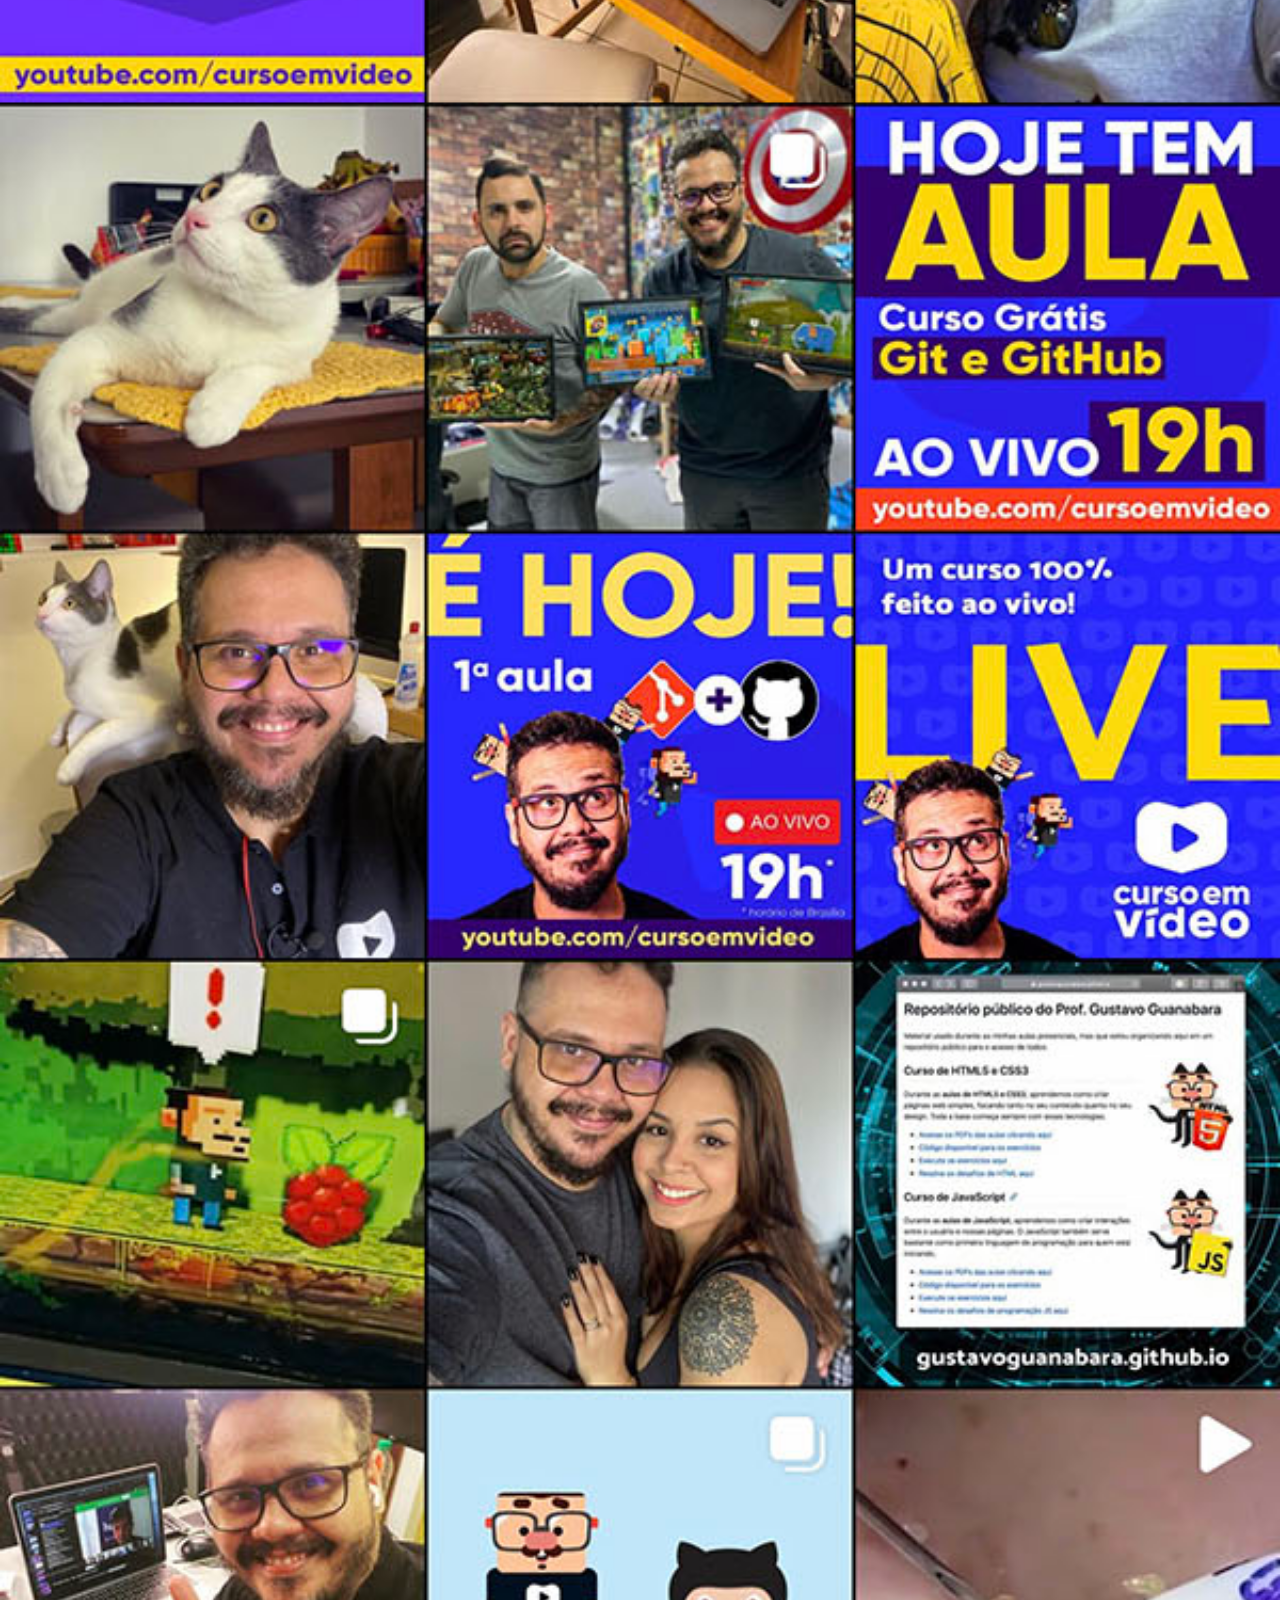
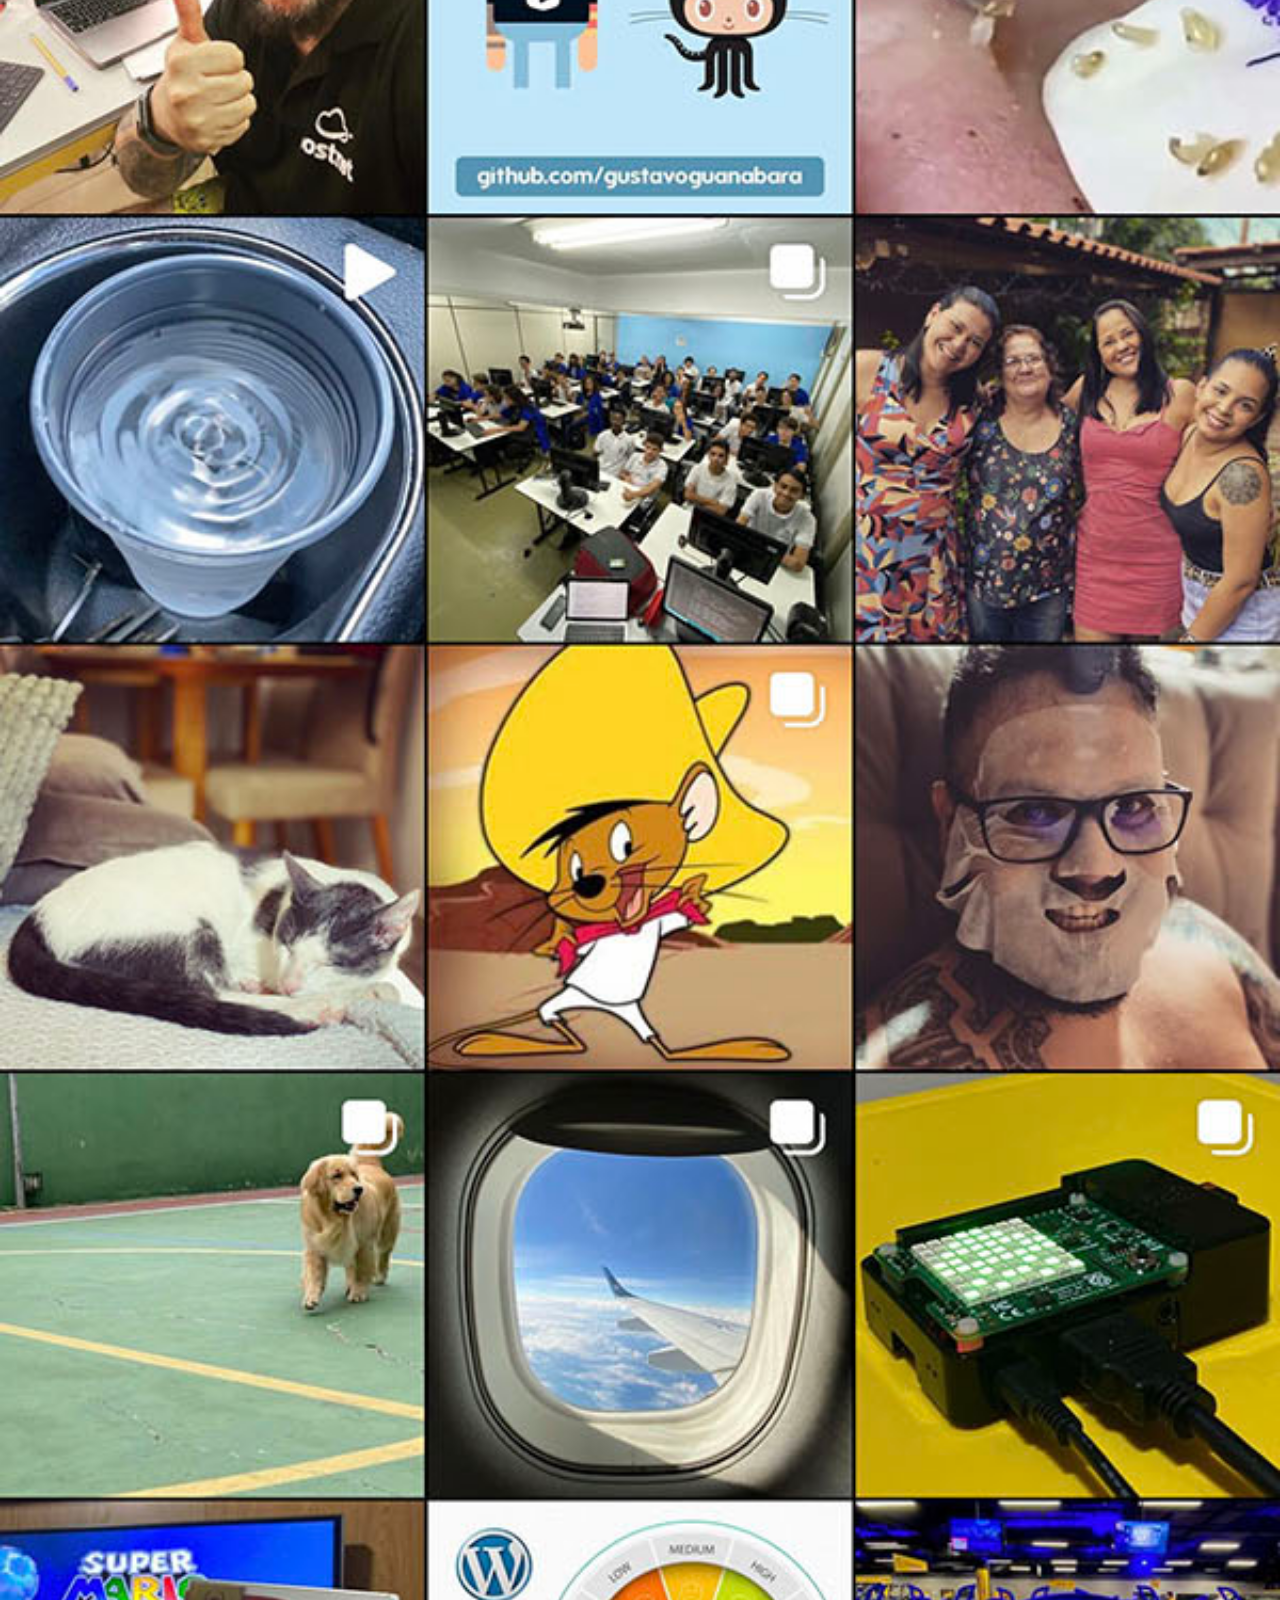
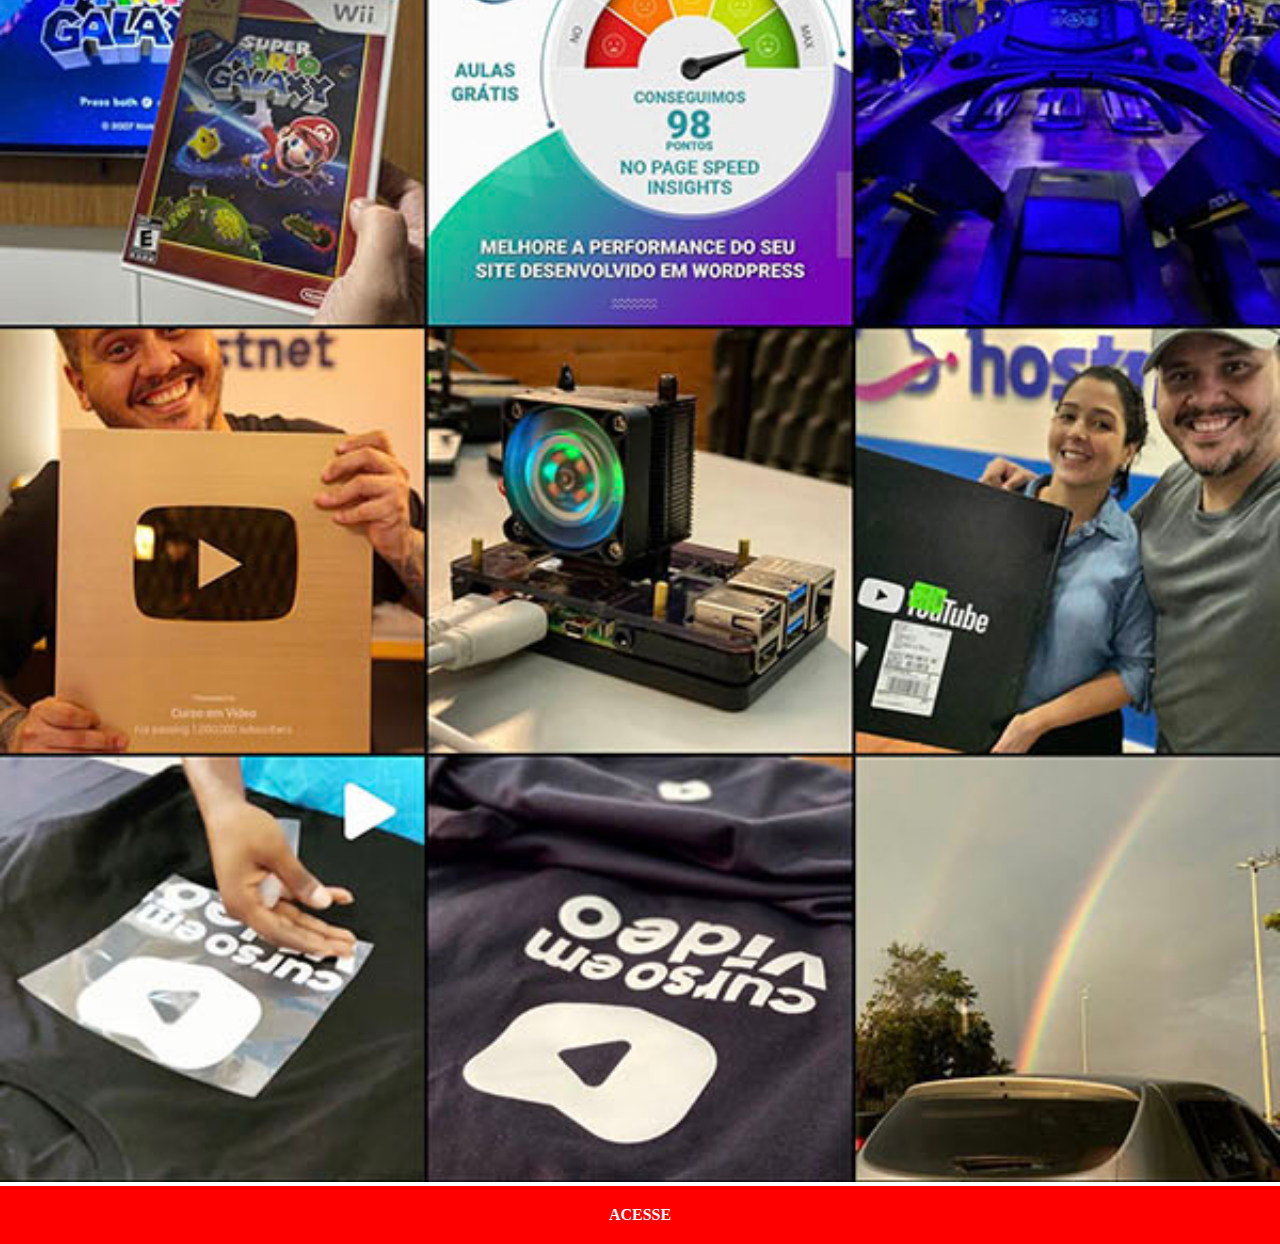
<file: instagram.html>
<!DOCTYPE html>
<html lang="pt-br">

<head>
    <meta charset="UTF-8">
    <meta http-equiv="X-UA-Compatible"
        content="IE=edge">
    <meta name="viewport"
        content="width=device-width, initial-scale=1.0">
        <link rel="stylesheet" href="estilos/social.css">
    <title>Instagram</title>
</head>

<body>
    <img src="pacote-d013/imagens/tela-instagram.jpg" alt="Instagram">
    <a href="https://www.instagram.com" target="_blank">ACESSE</a>
</body>

</html>
</file>
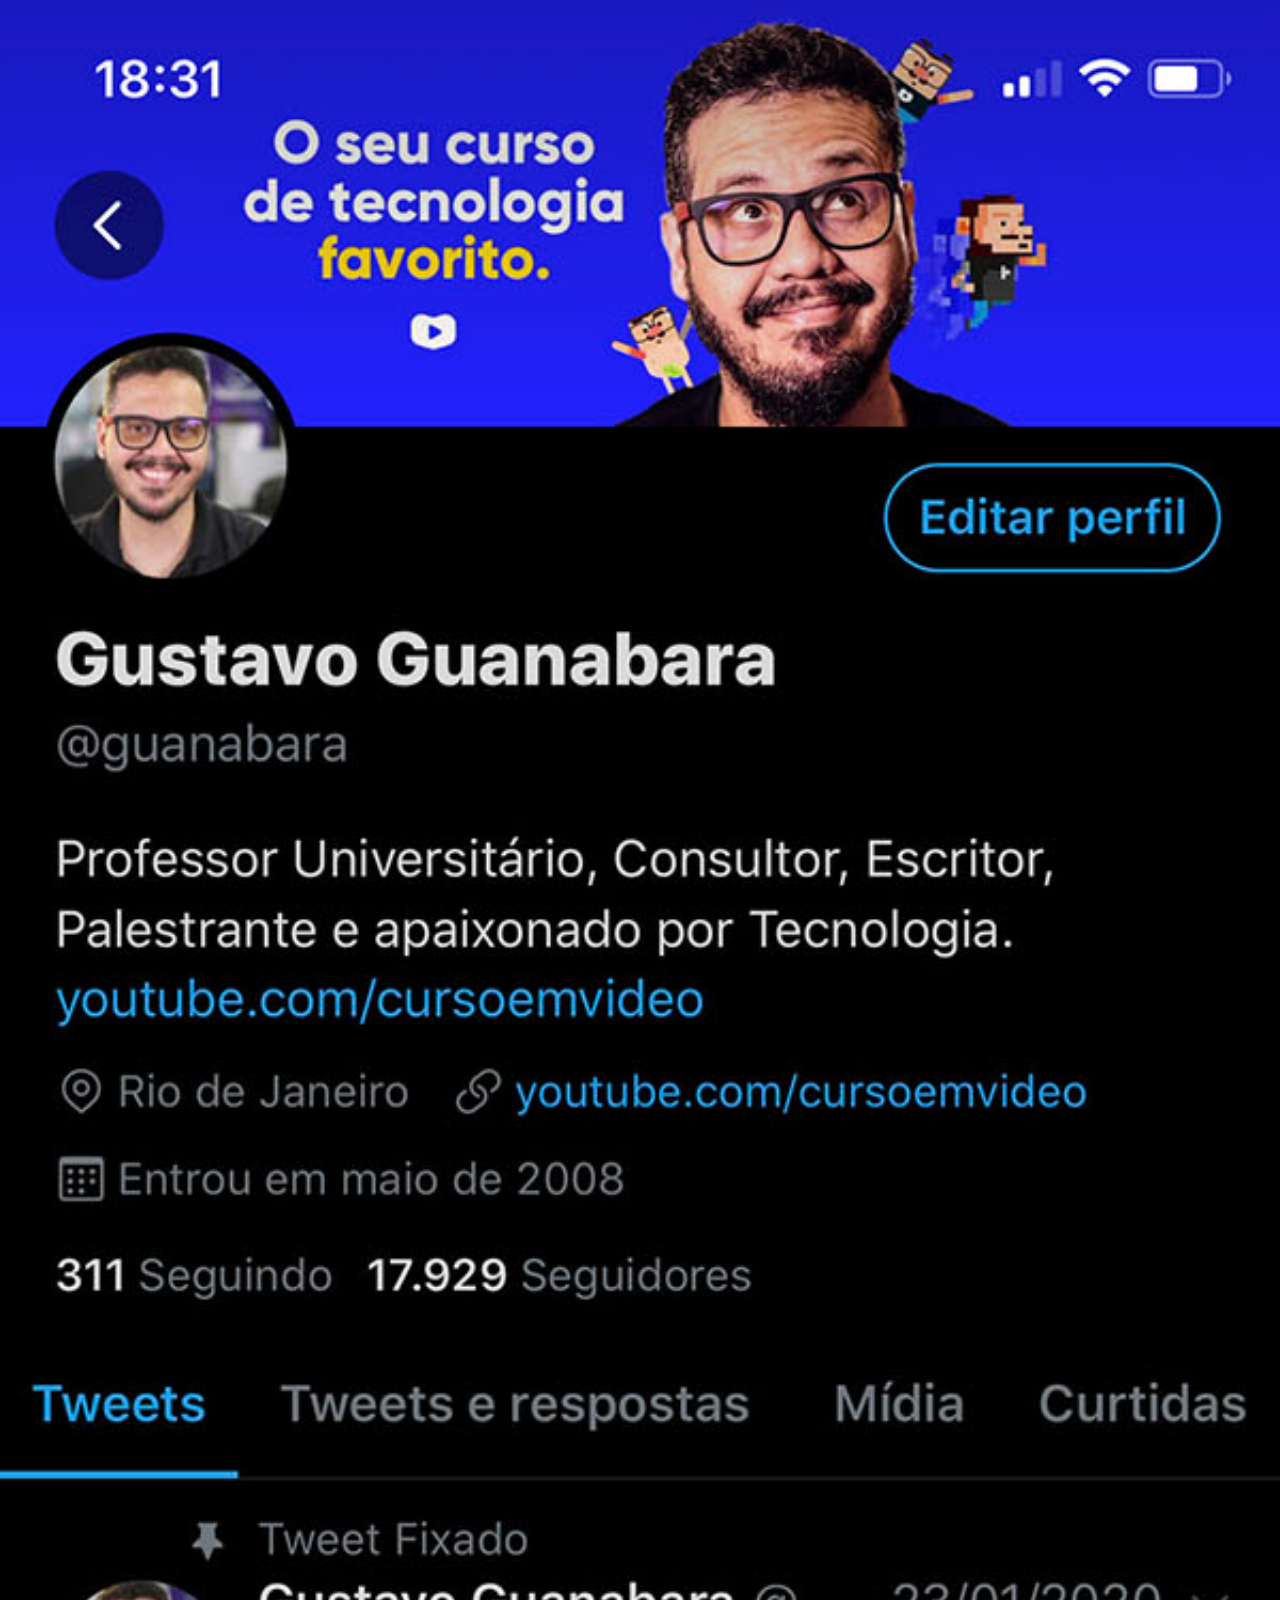
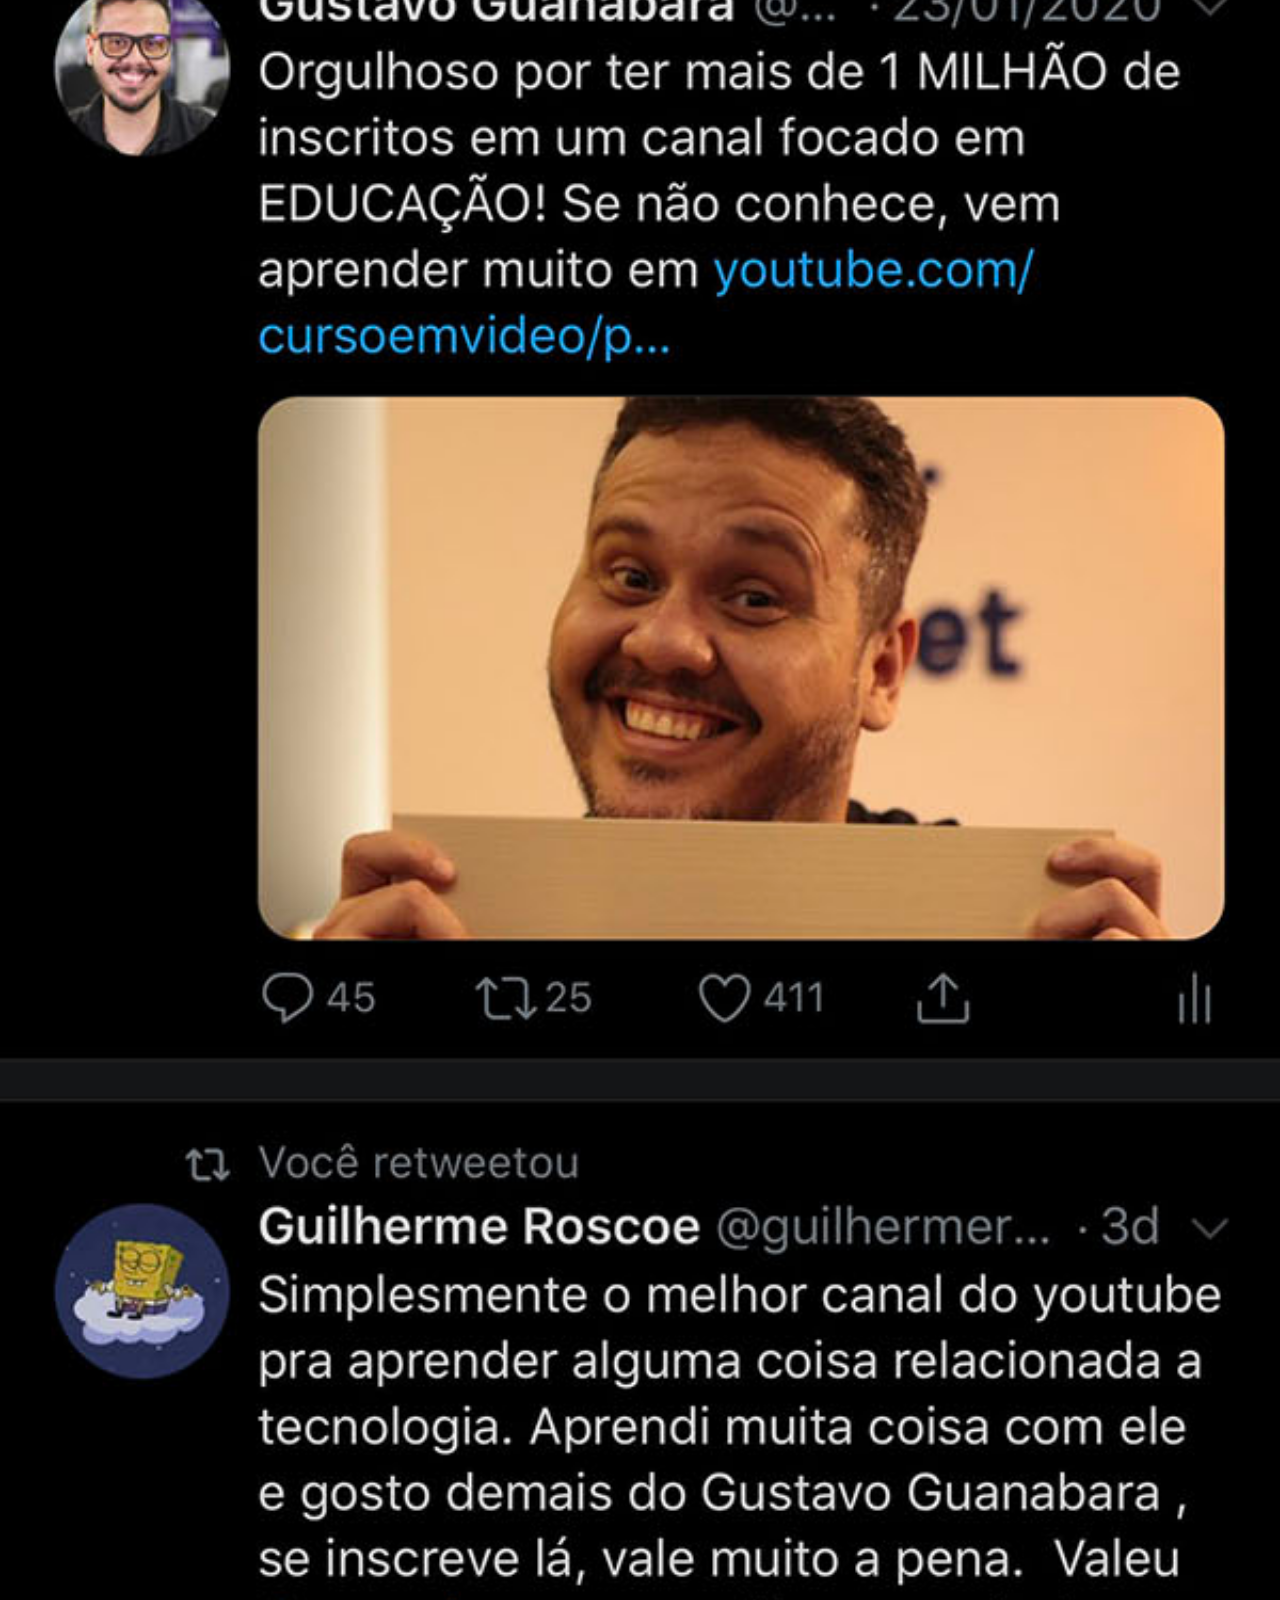
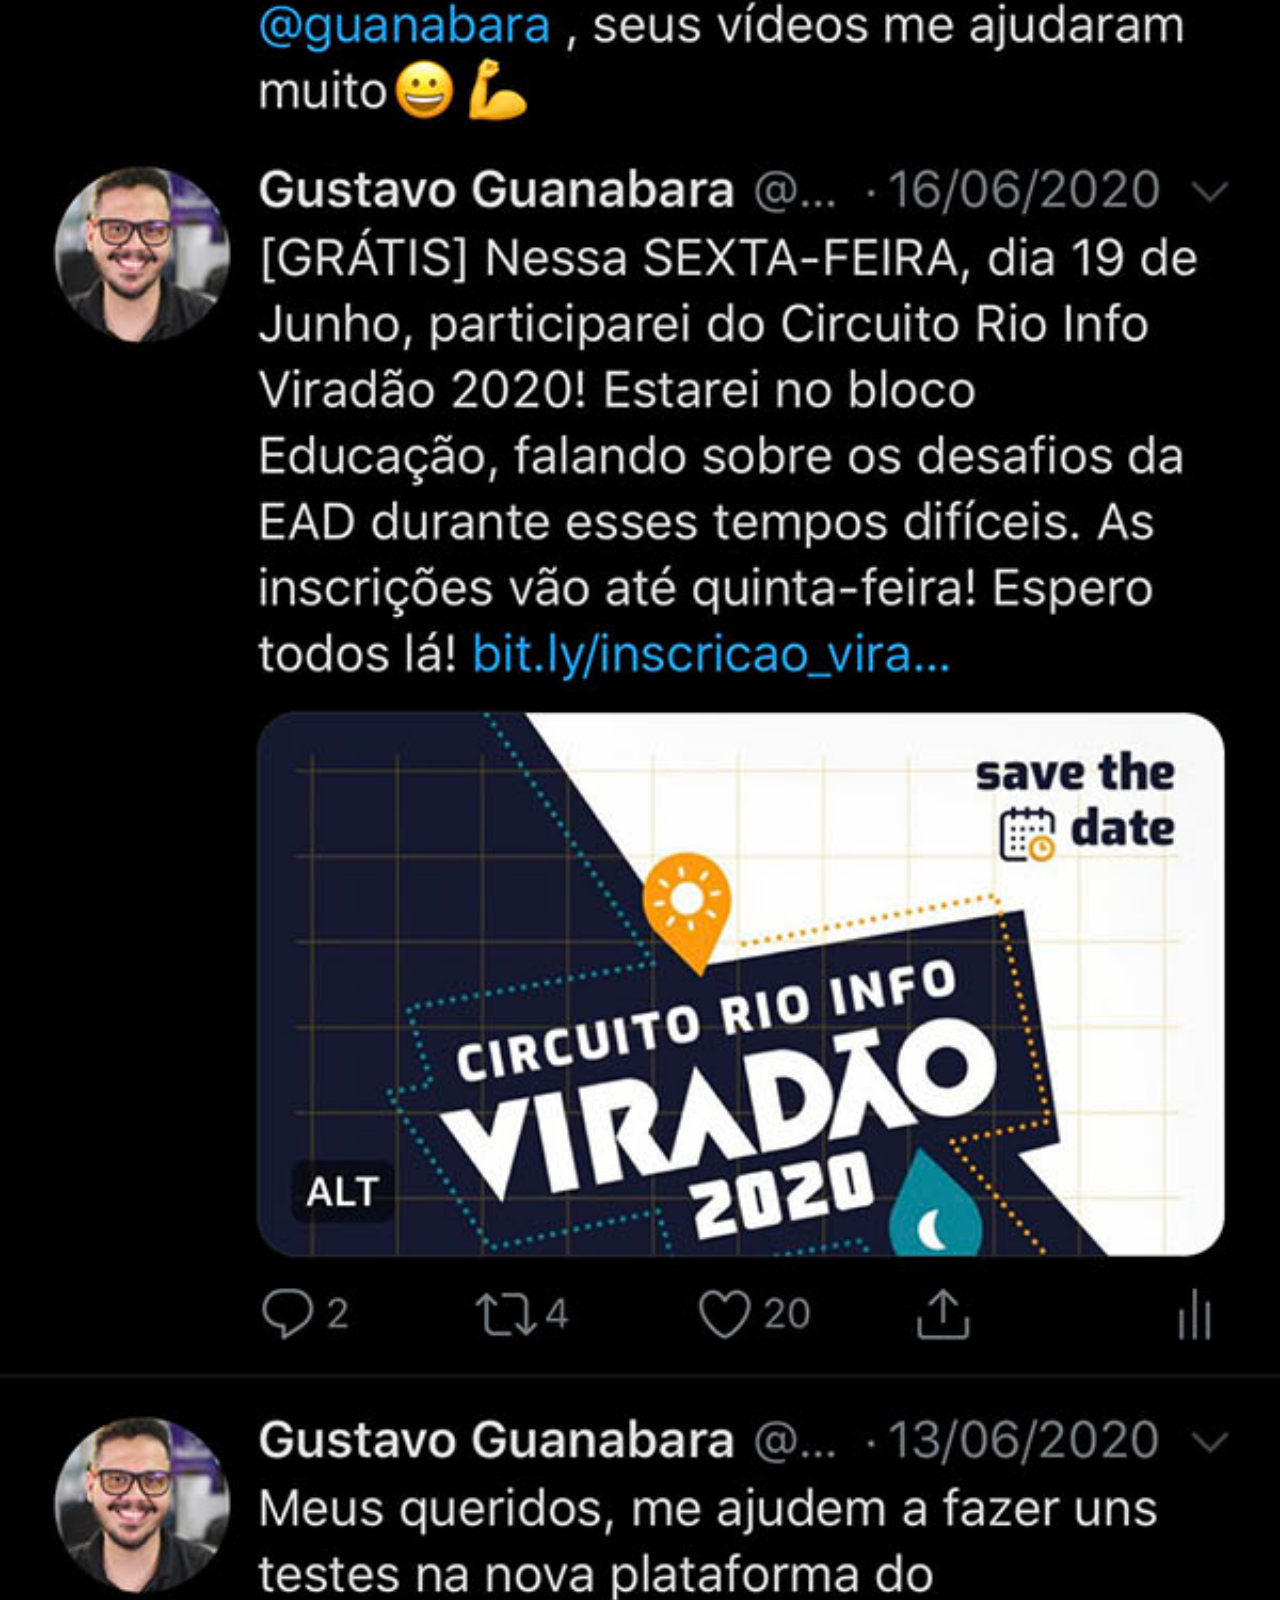
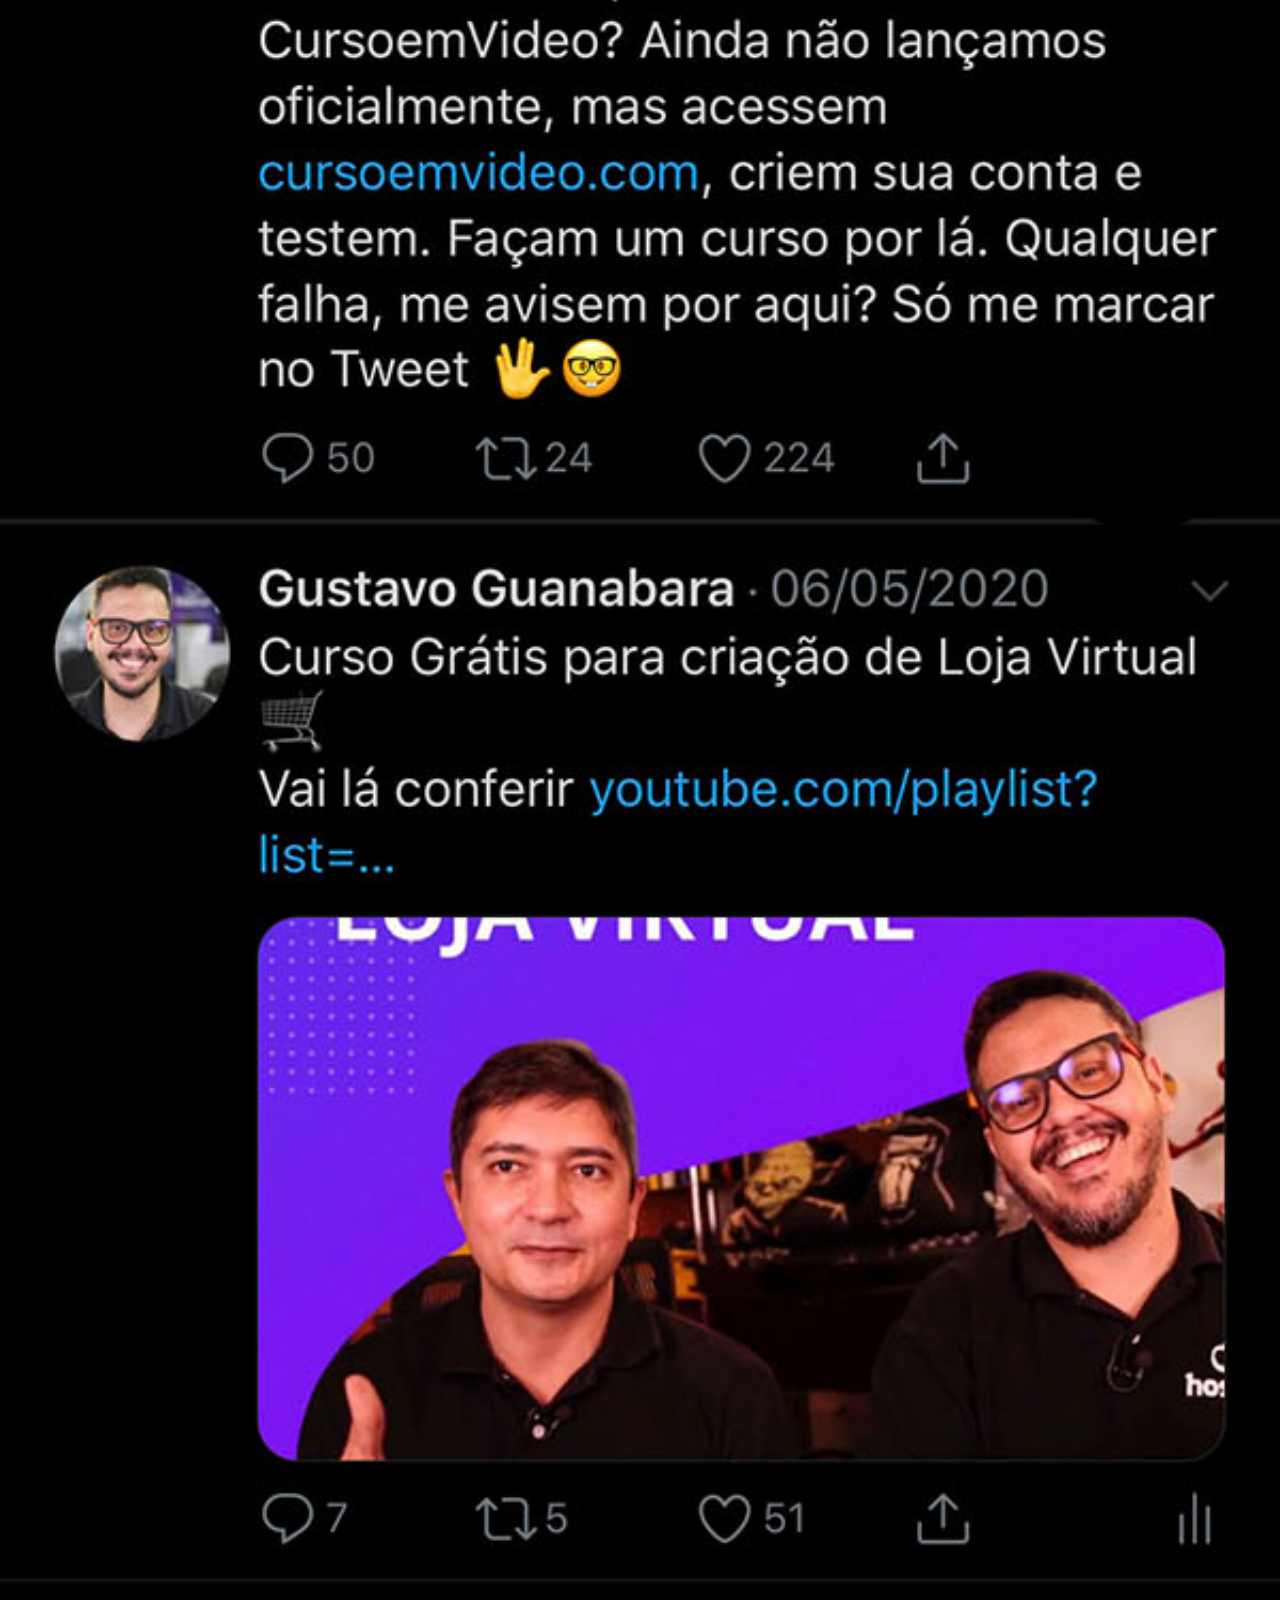
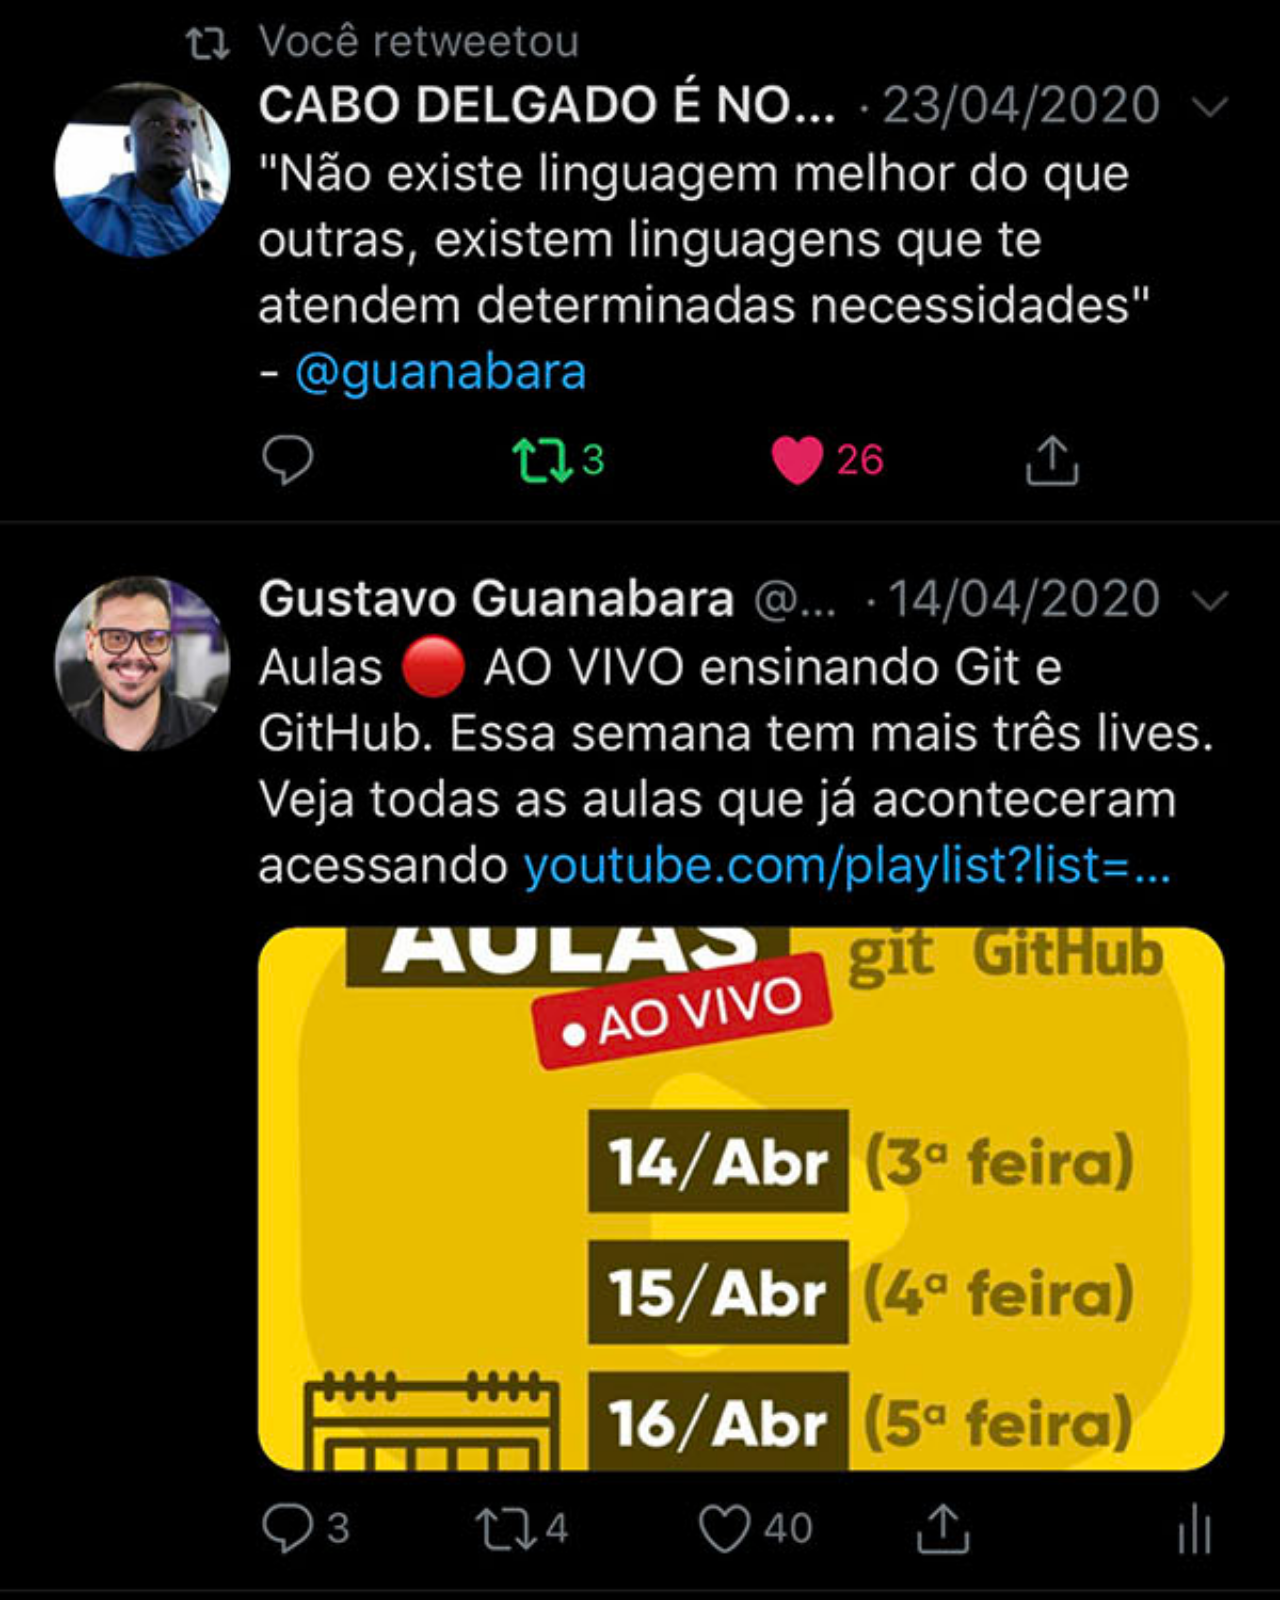
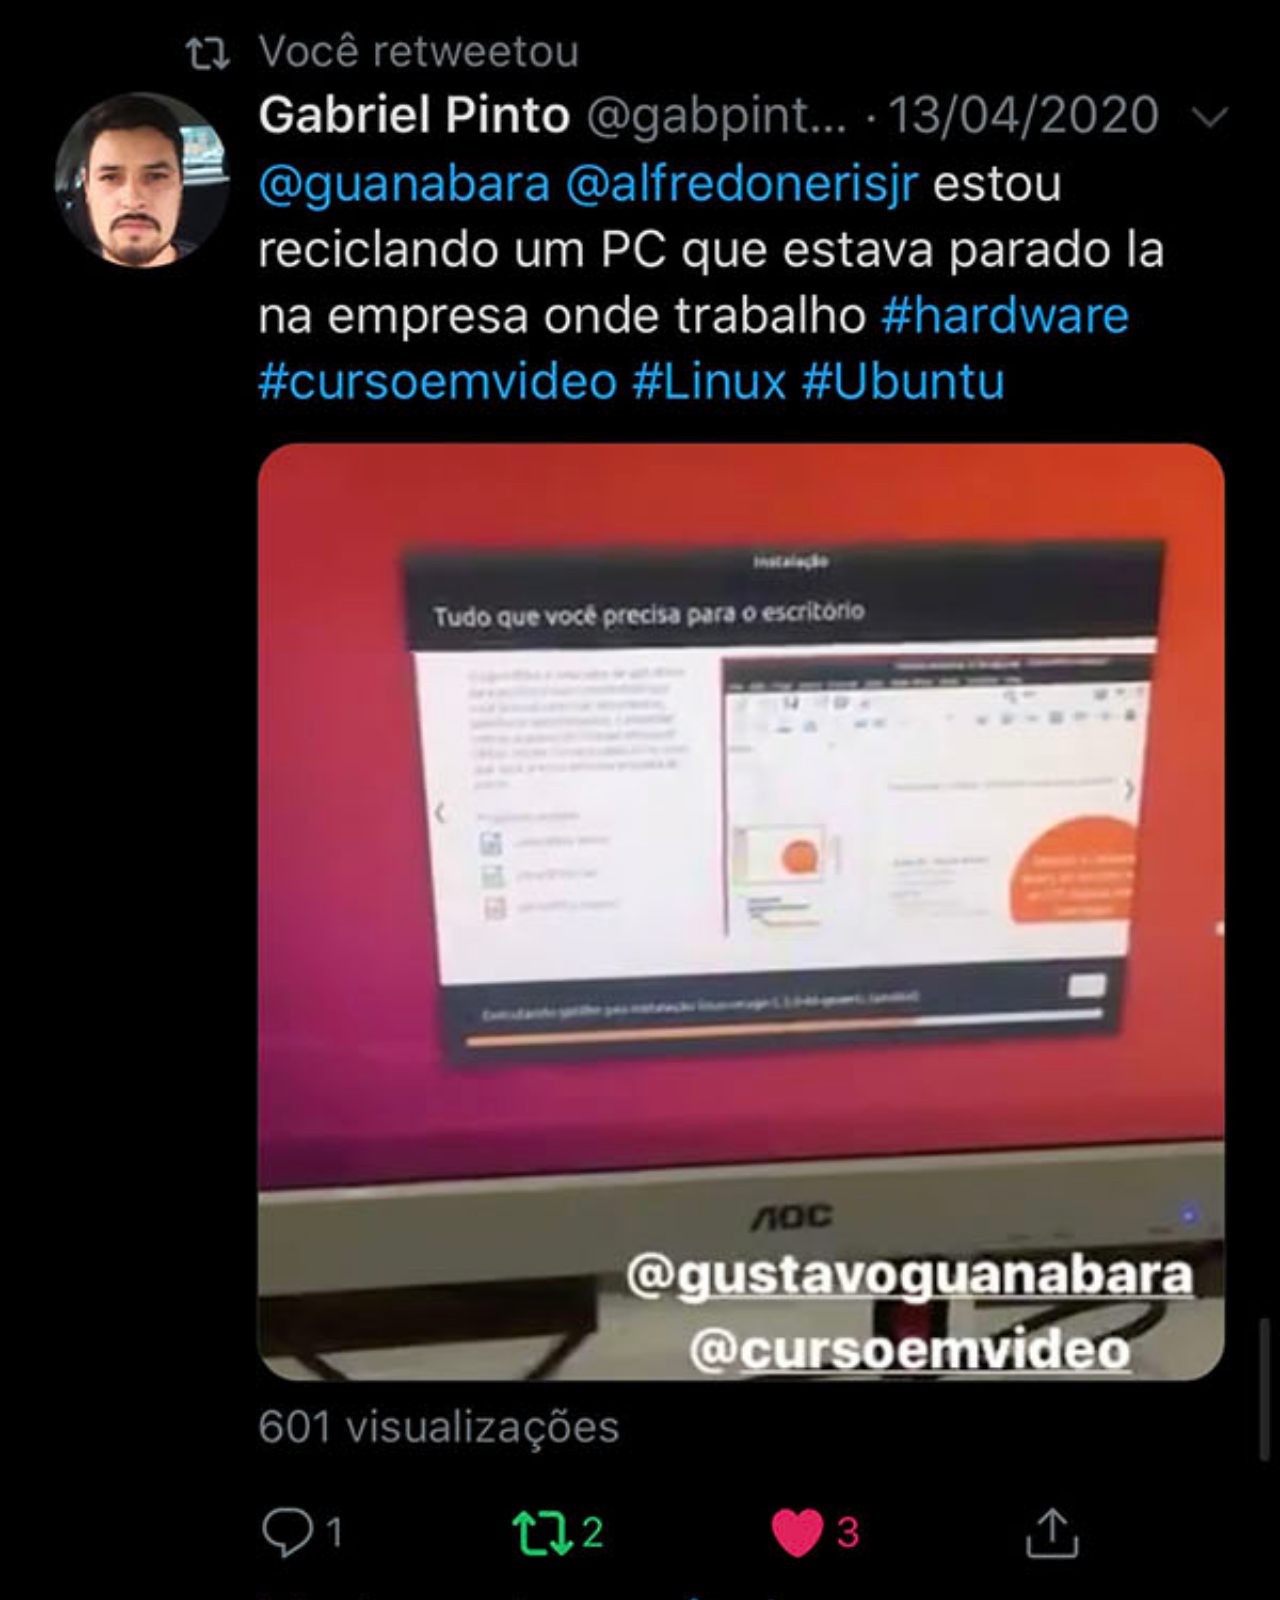
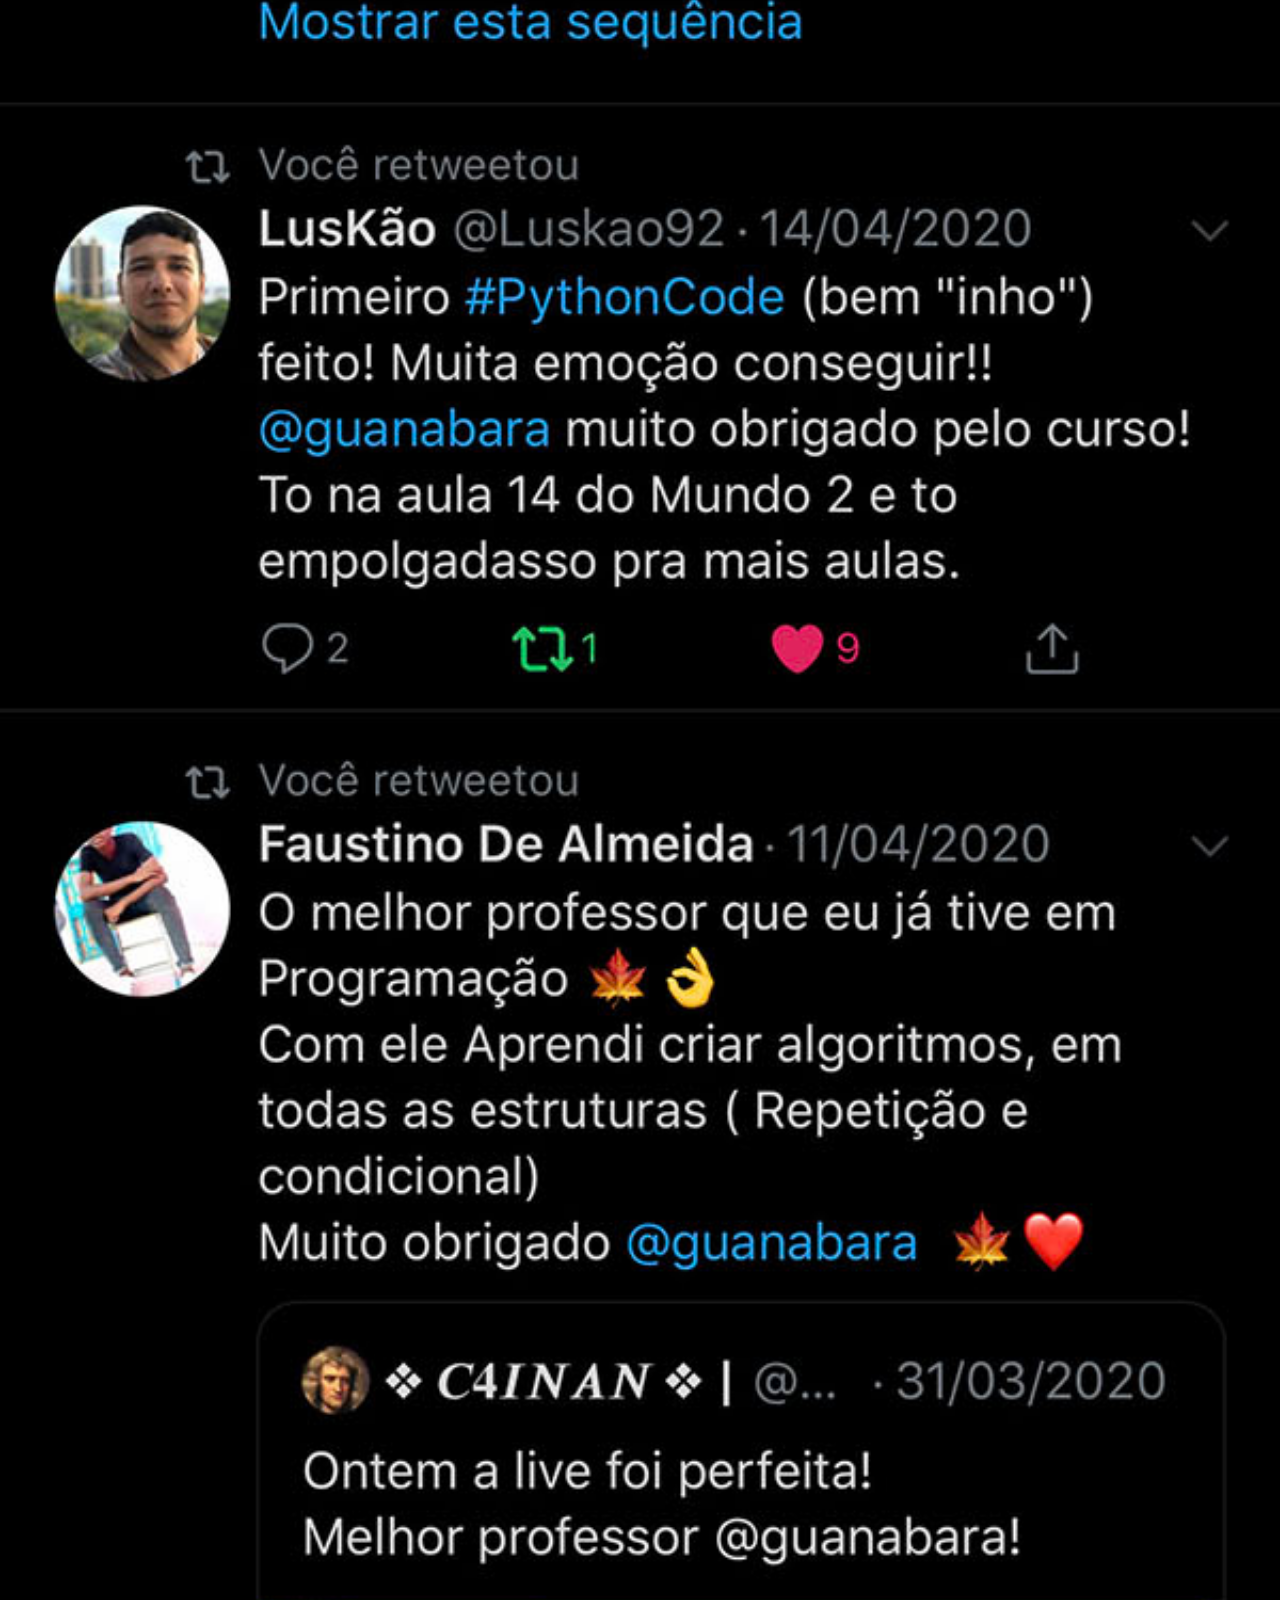
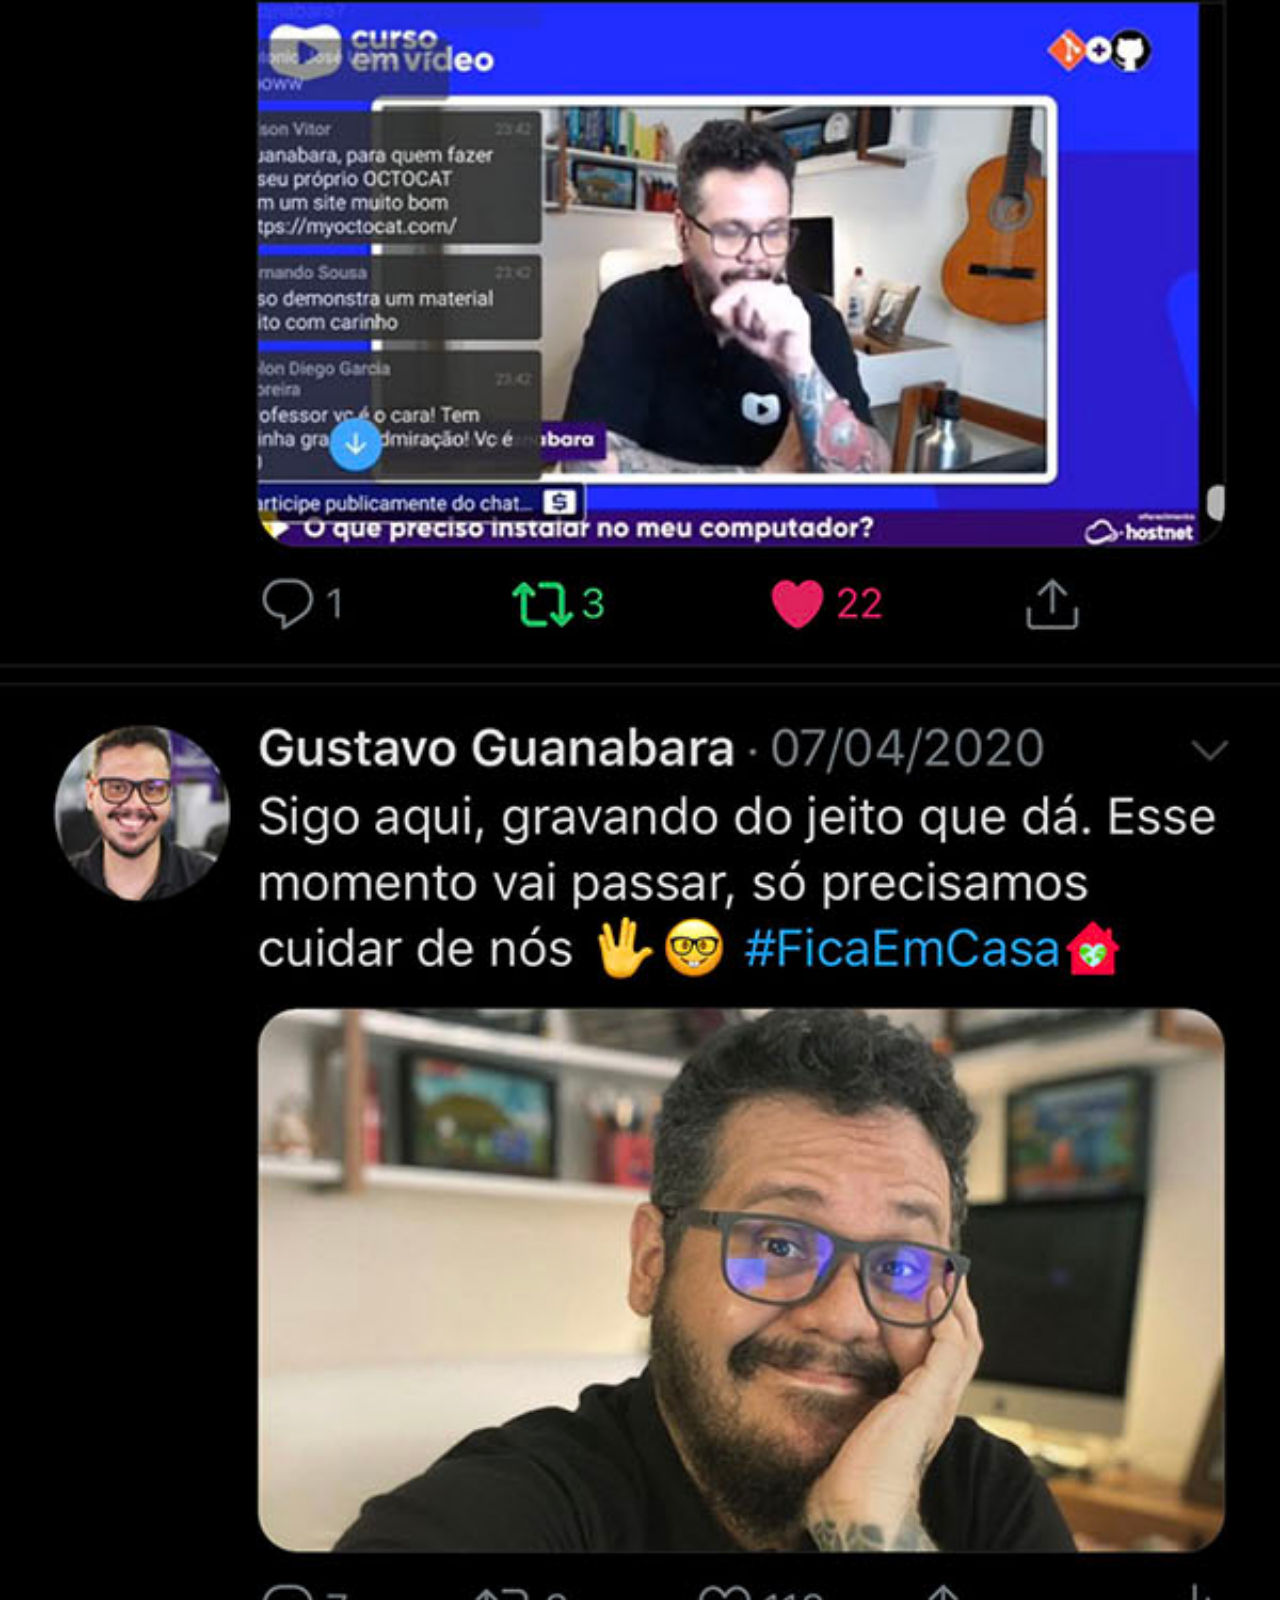
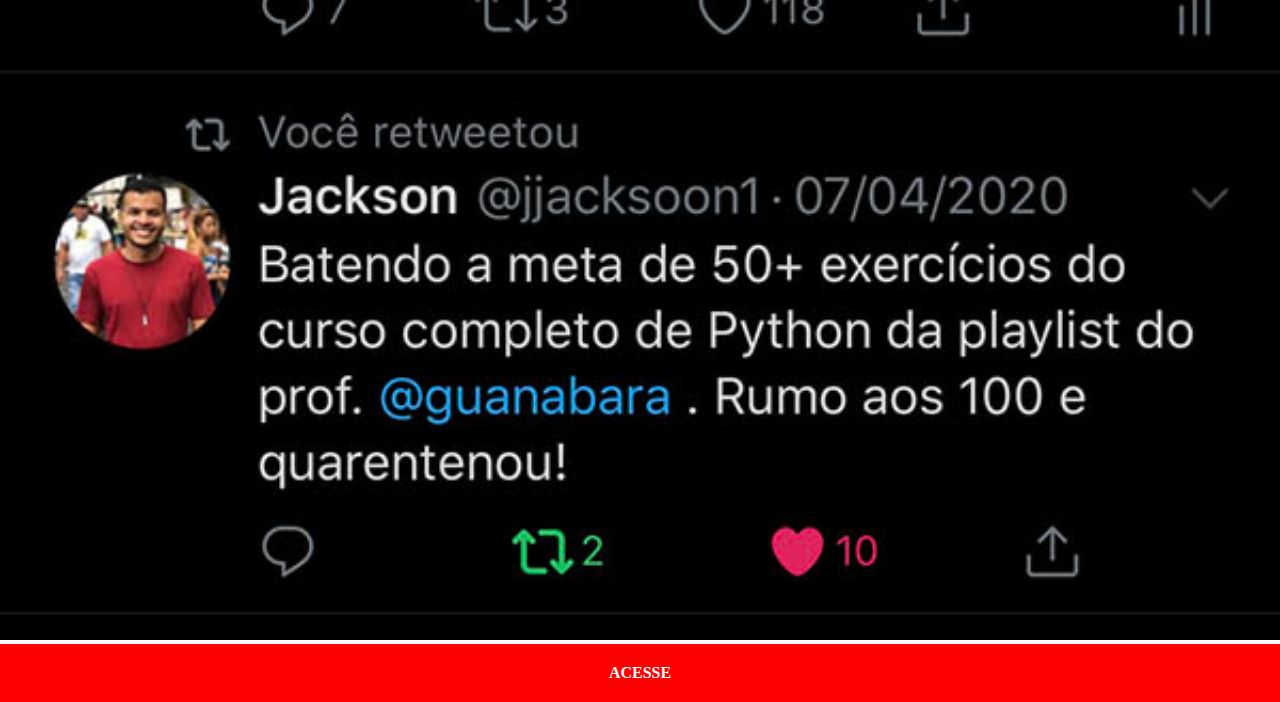
<file: twitter.html>
<!DOCTYPE html>
<html lang="pt-br">

<head>
    <meta charset="UTF-8">
    <meta http-equiv="X-UA-Compatible"
        content="IE=edge">
    <meta name="viewport"
        content="width=device-width, initial-scale=1.0">
    <link rel="stylesheet" href="estilos/social.css">
    <title>Twitter</title>
</head>

<body>
    <img src="pacote-d013/imagens/tela-twitter.jpg" alt="Twitther">
    <a href="https://twitter.com/home" target="_blank">ACESSE</a>
</body>

</html>
</file>
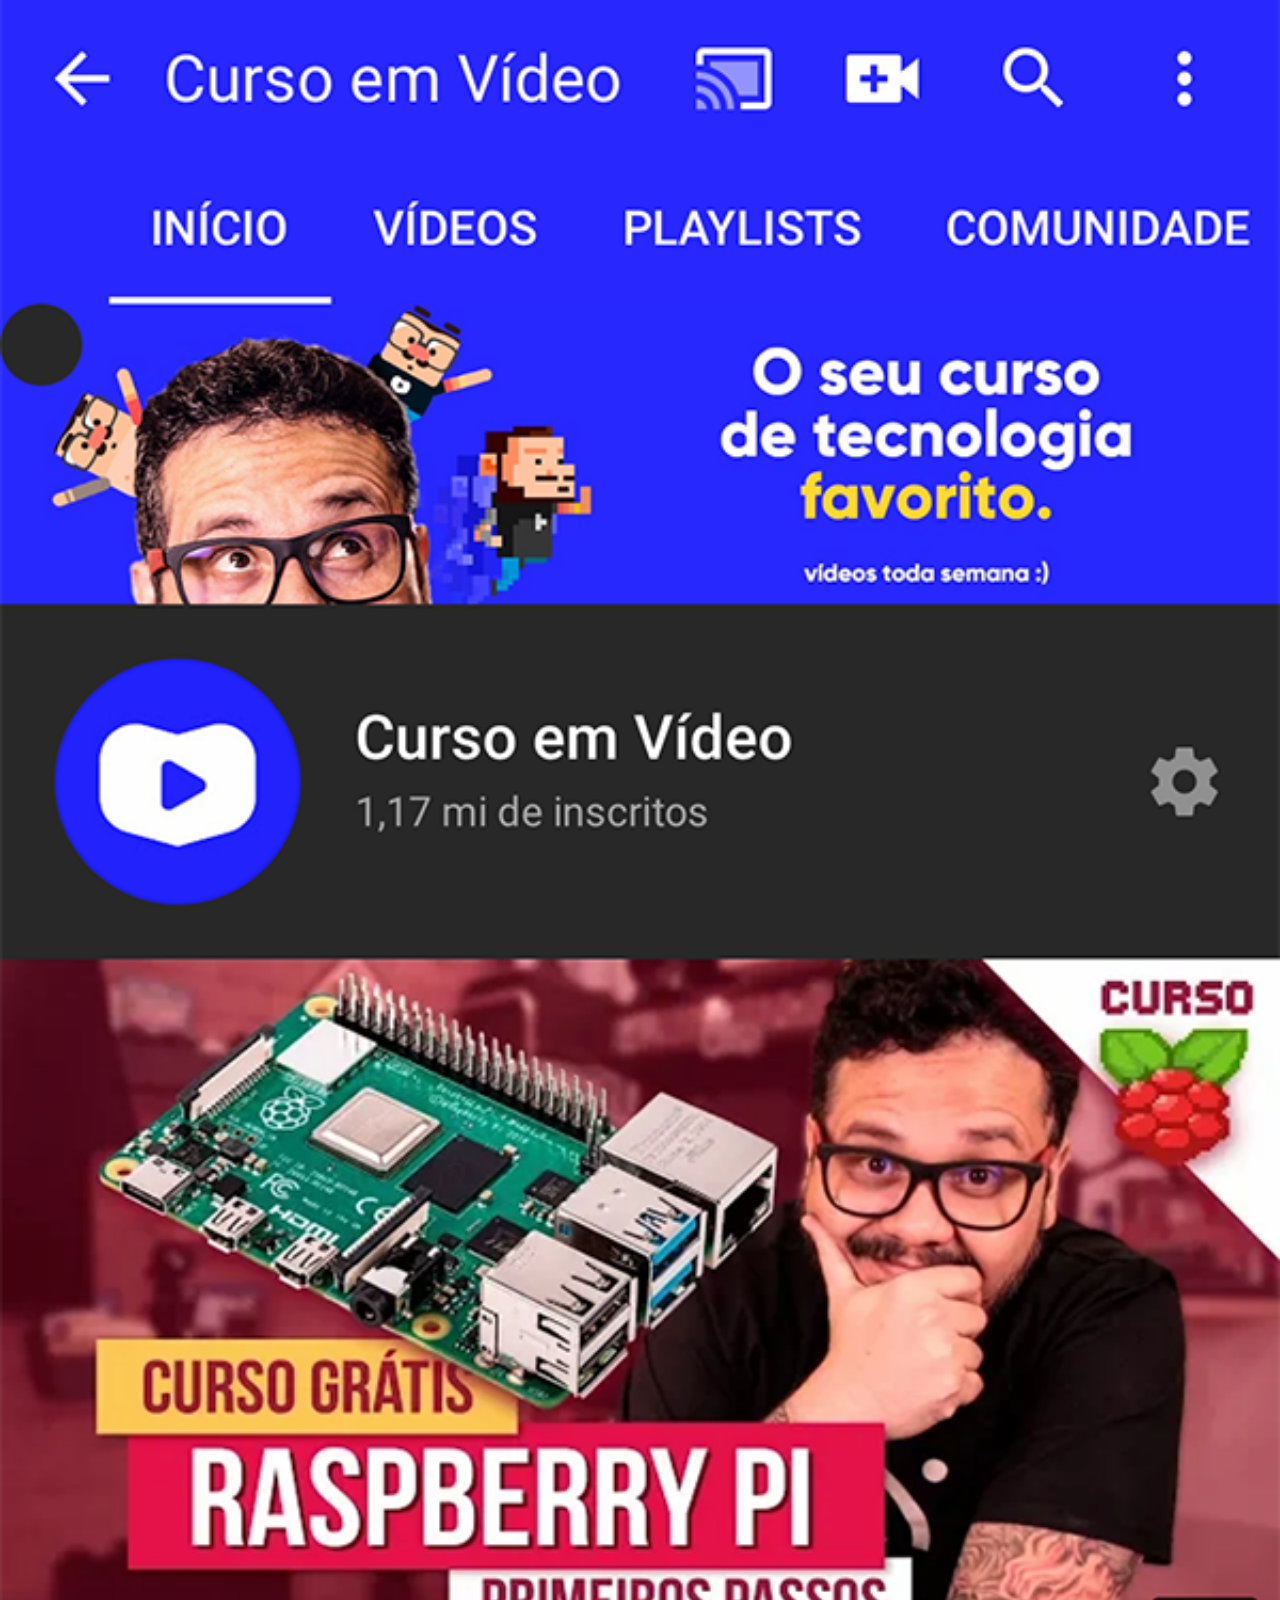
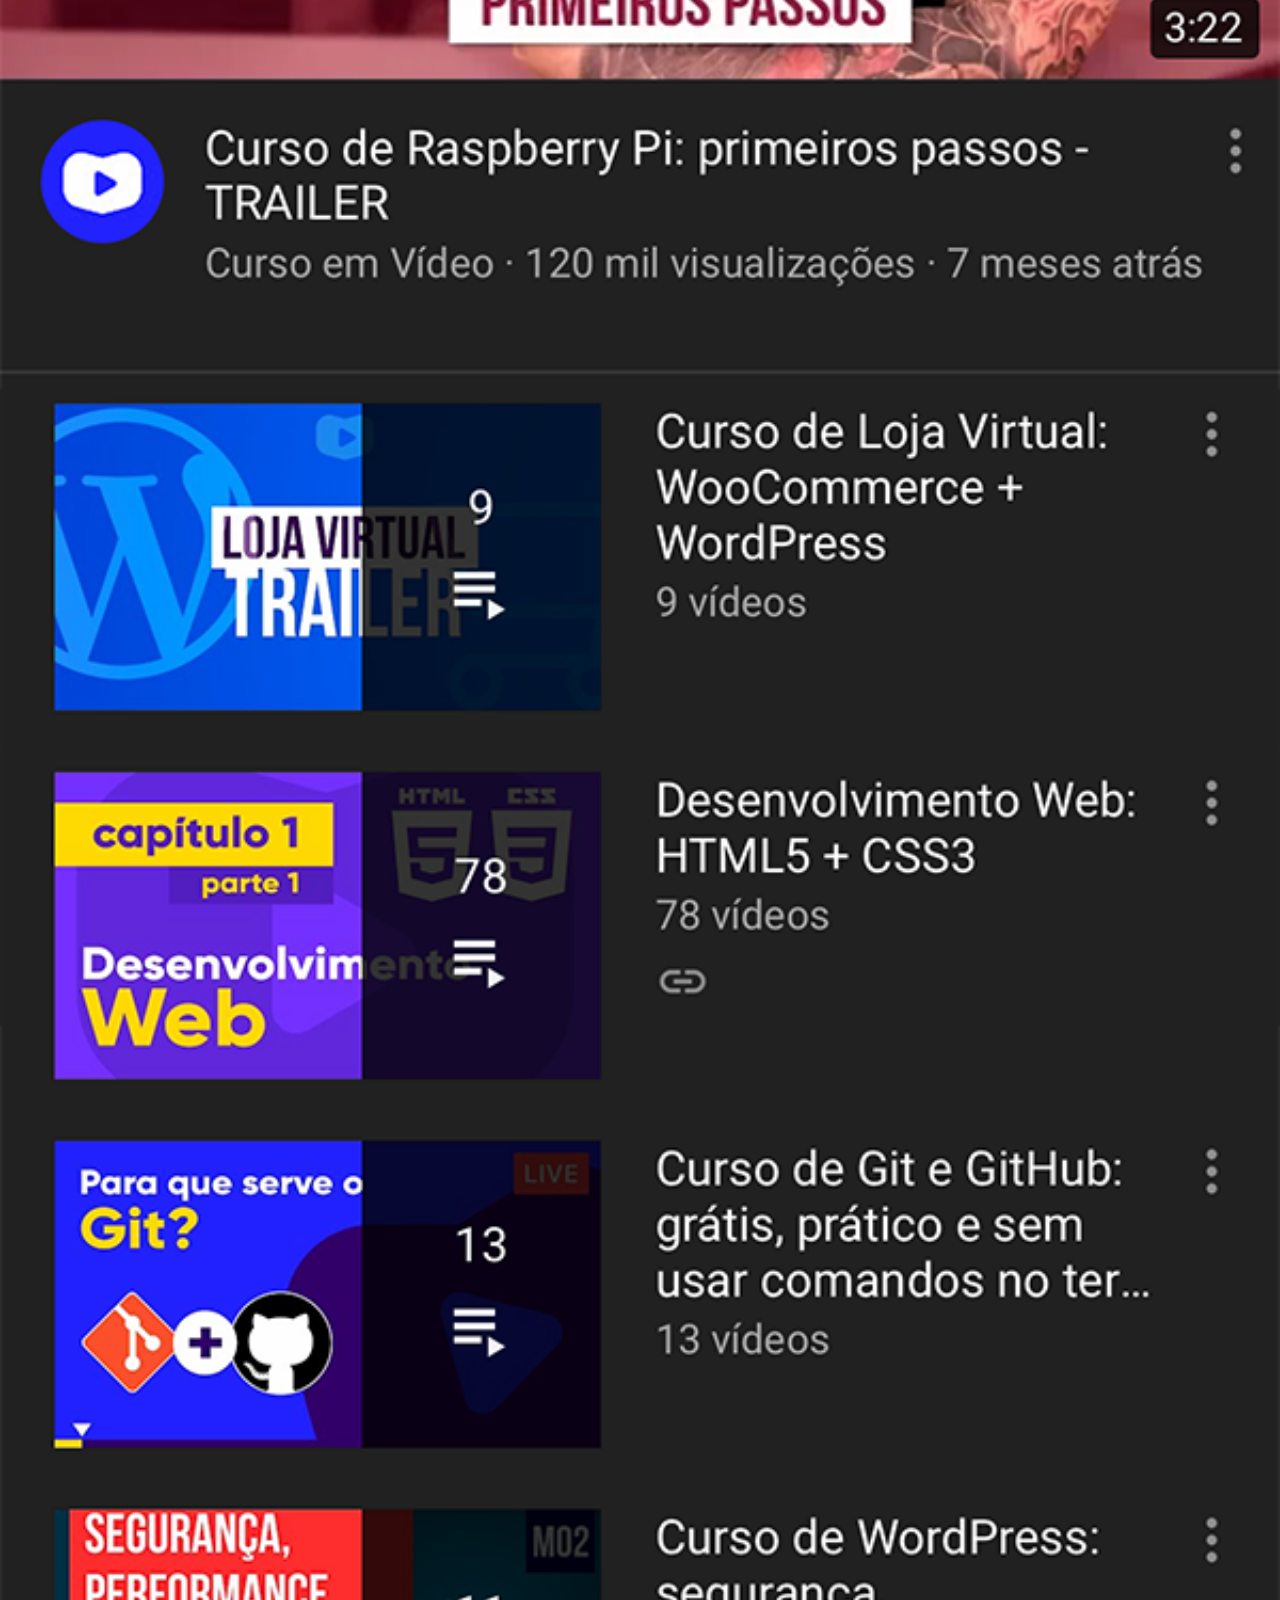
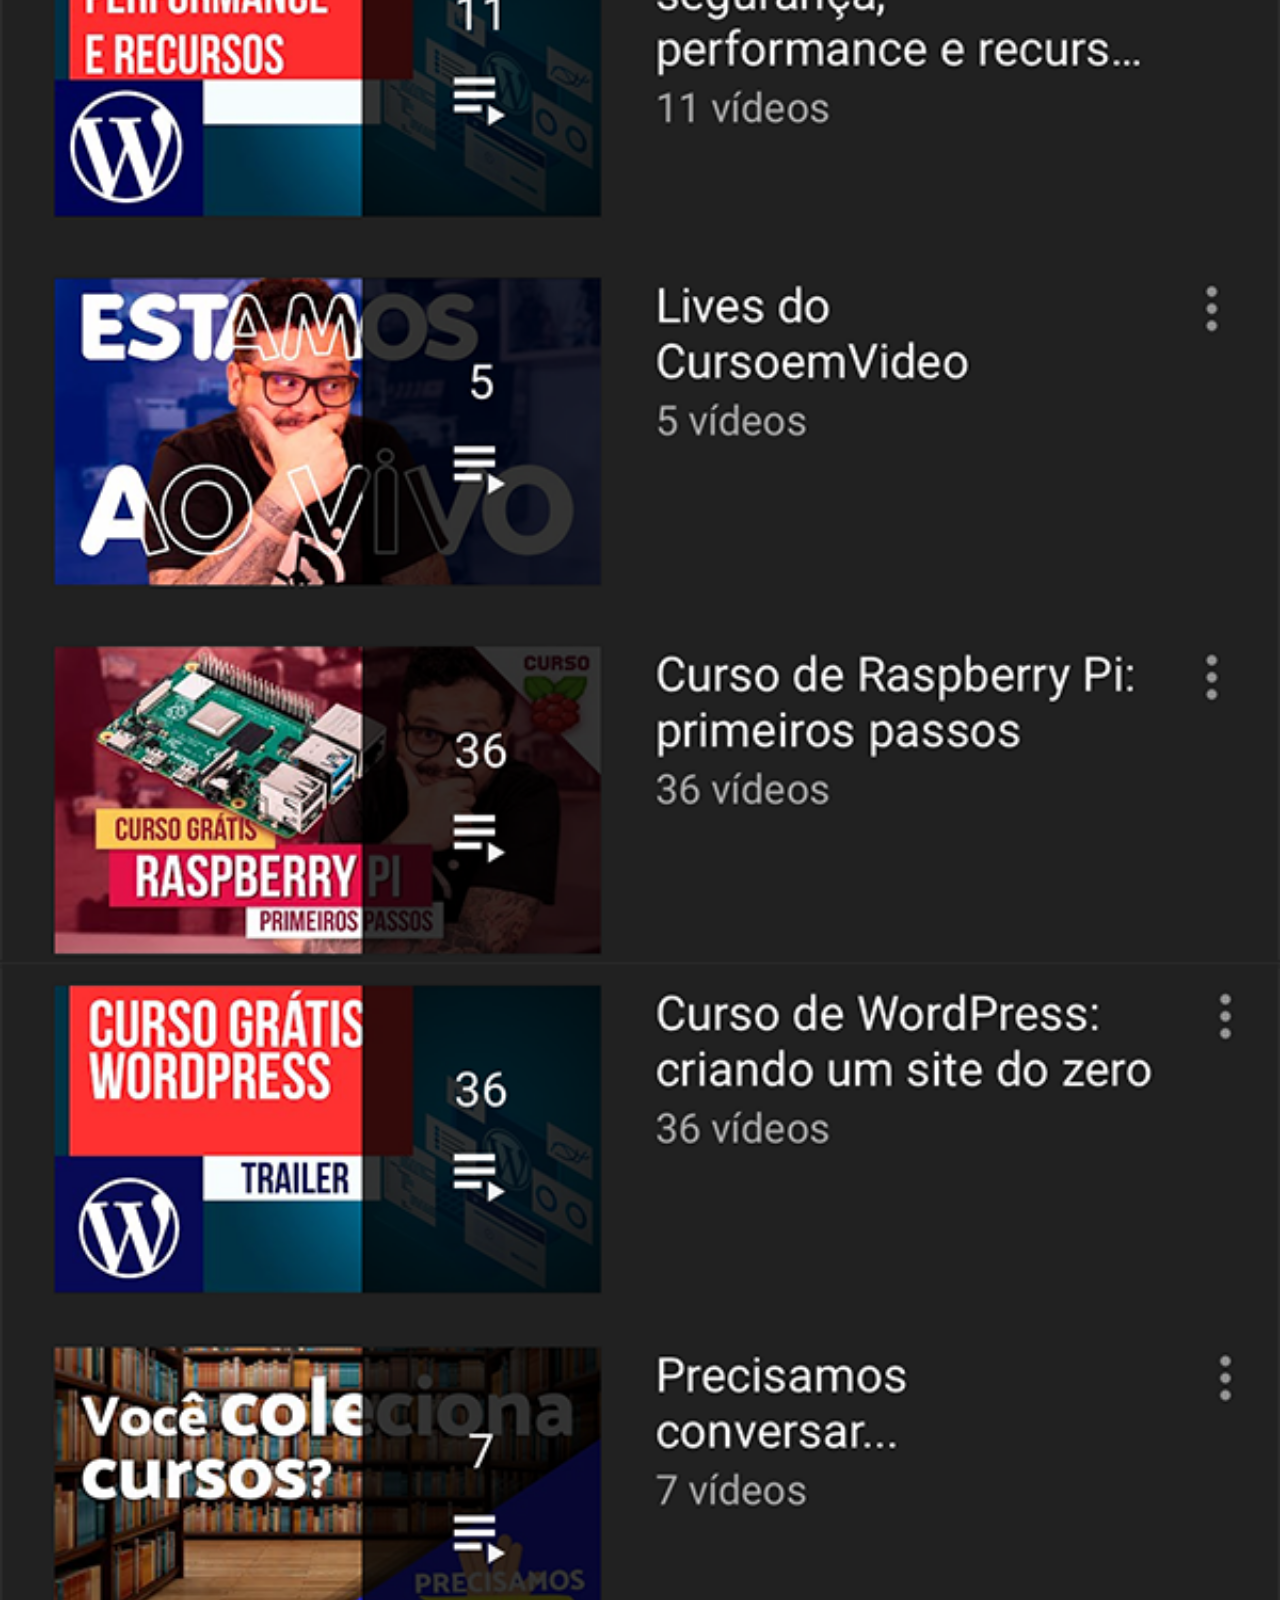
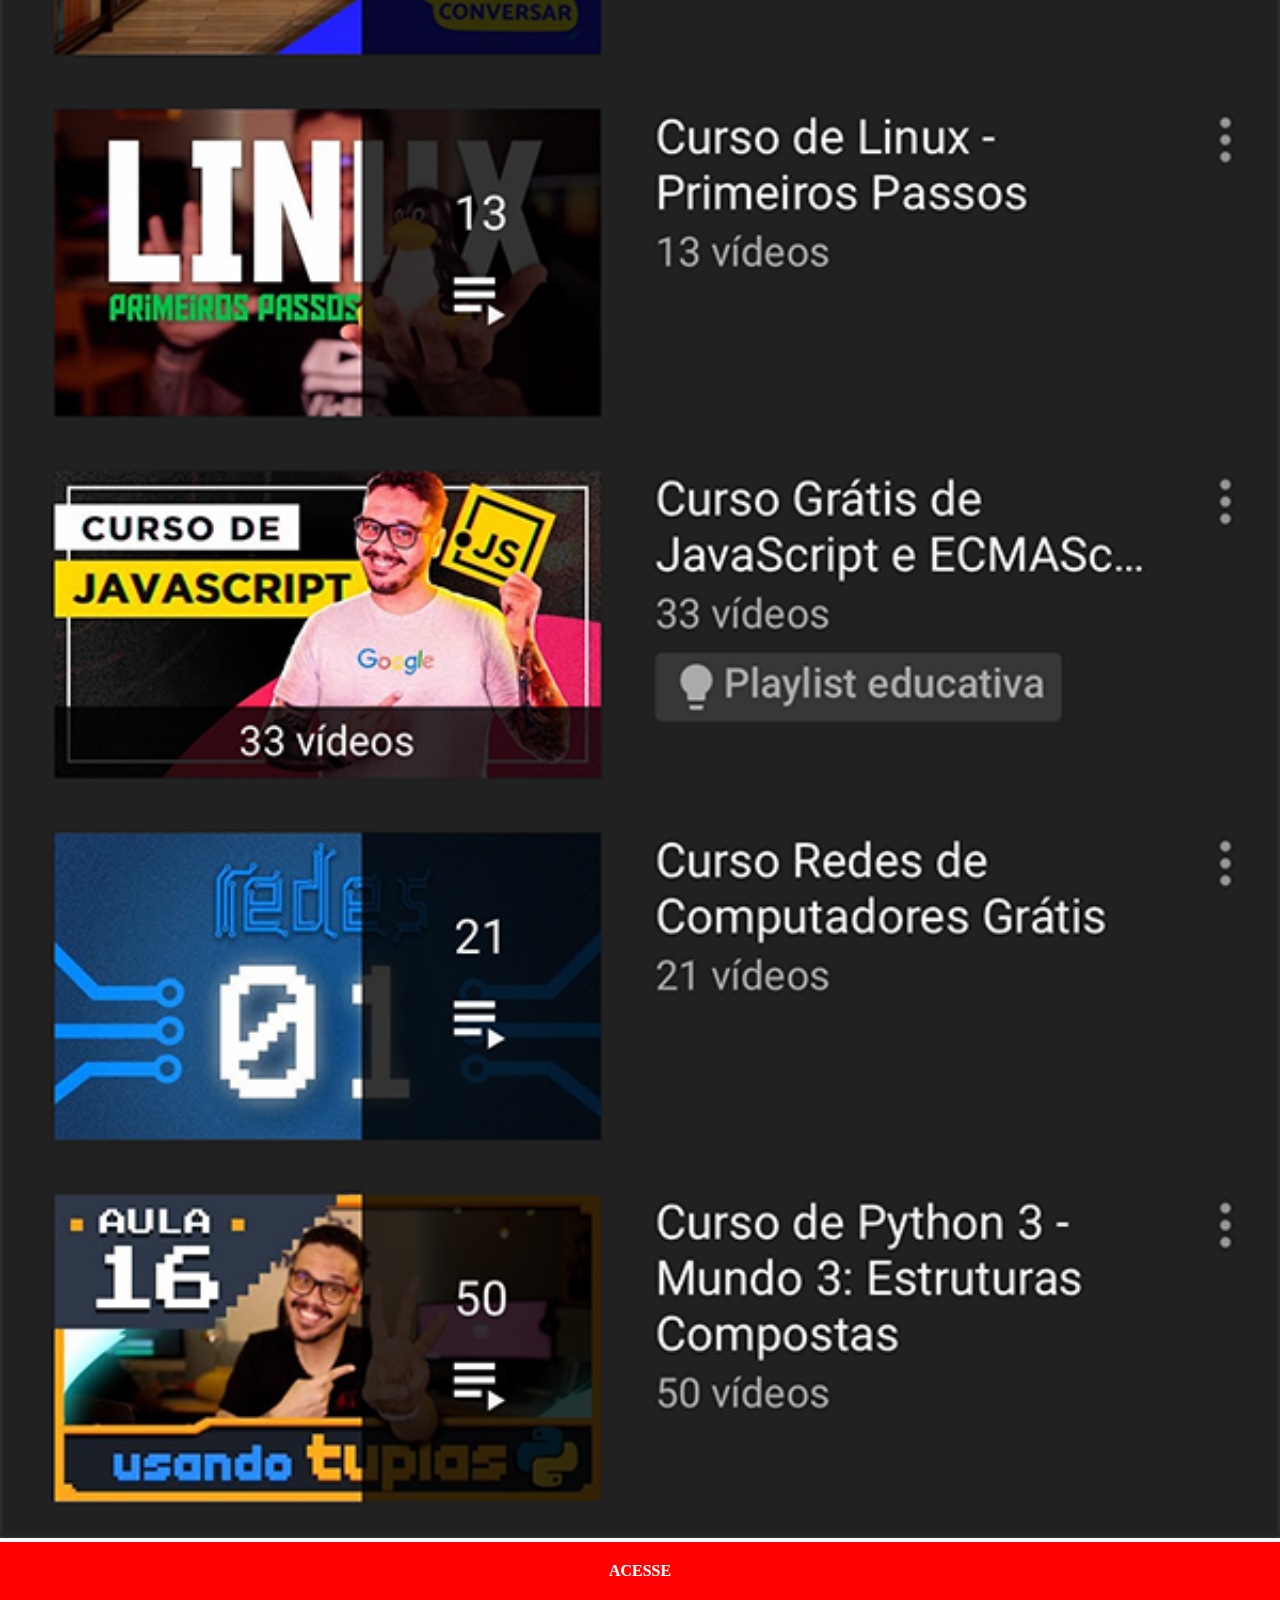
<file: youtube.html>
<!DOCTYPE html>
<html lang="pt-br">

<head>
    <meta charset="UTF-8">
    <meta http-equiv="X-UA-Compatible"
        content="IE=edge">
    <meta name="viewport"
        content="width=device-width, initial-scale=1.0">
    <link rel="stylesheet" href="estilos/social.css">
    <title>Youtube</title>
</head>

<body>
    <img src="pacote-d013/imagens/tela-youtube.png" alt="Youtube">
    <a href="https://www.youtube.com" target="_blank">ACESSE</a>
</body>

</html>
</file>
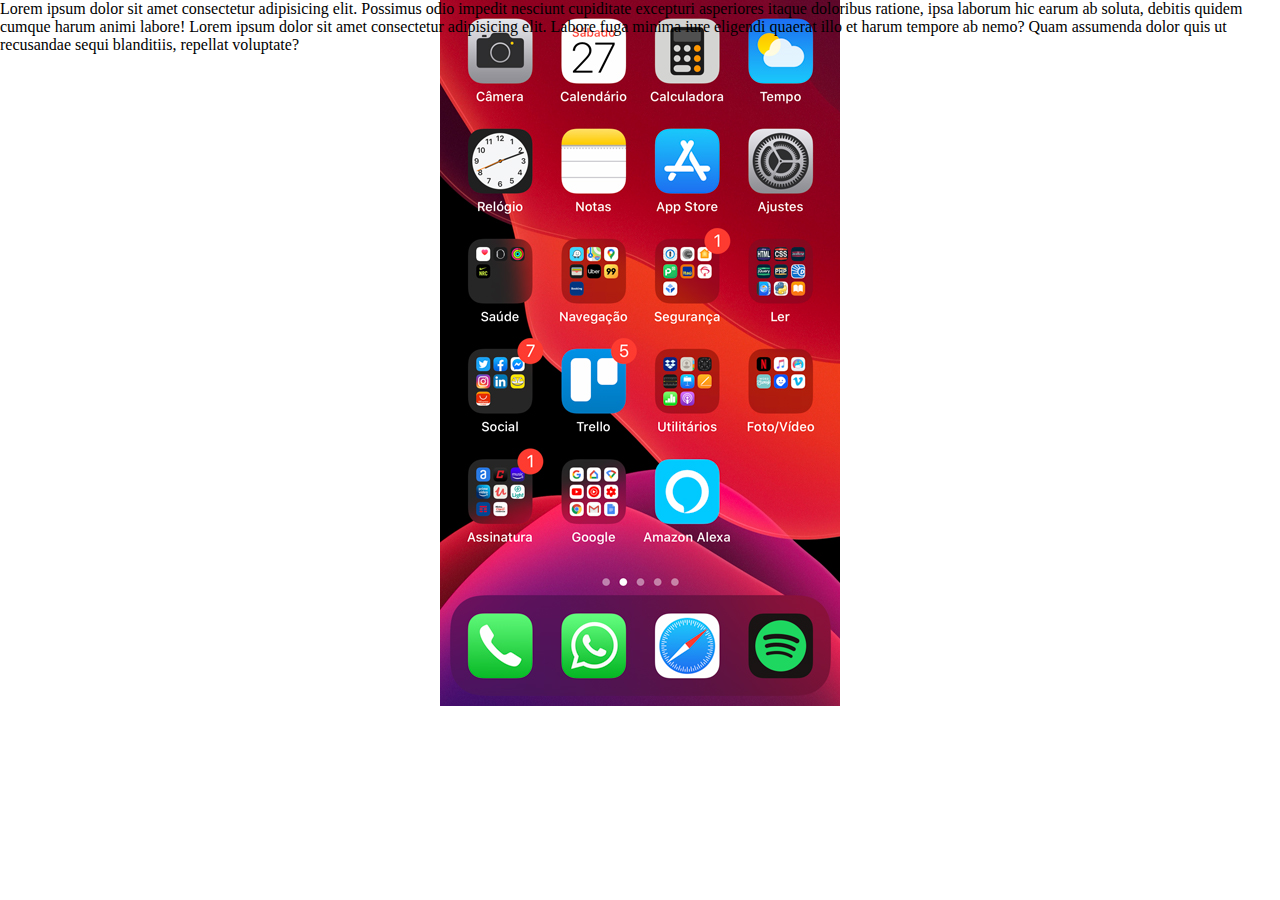
<file: estilos/home.html>
<!DOCTYPE html>
<html lang="pt-br">

<head>
    <meta charset="UTF-8">
    <meta http-equiv="X-UA-Compatible" content="IE=edge">
    <meta name="viewport" content="width=device-width, initial-scale=1.0">
    <title>Home</title>
</head>

<body>
    <p>Lorem ipsum dolor sit amet consectetur adipisicing elit. Possimus odio impedit nesciunt cupiditate excepturi asperiores itaque doloribus ratione, ipsa laborum hic earum ab soluta, debitis quidem cumque harum animi labore! Lorem ipsum dolor sit amet consectetur adipisicing elit. Labore fuga minima iure eligendi quaerat illo et harum tempore ab nemo? Quam assumenda dolor quis ut recusandae sequi blanditiis, repellat voluptate?</p>
</body>

</html>

<style>
    *{
        margin: 0px;
        padding: 0px;
    }

    body{
        width: 100vw;
        height: 100vh;
        background: url(/pacote-d013/imagens/tela-home.jpg) no-repeat top center;
    }
</style>
</file>
<file: estilos/style.css>
@charset "UTF-8";

*{
    margin: 0px;
    padding: 0px;
    font-family: Arial, Helvetica, sans-serif;
}

html, body{
    height: 100vh;
    width: 100vw;
    background-color: black;
}

body{
    background: url(../imagens/fundo-madeira.jpg) 
    no-repeat top center;
    background-size: cover;
    background-attachment: fixed;
}

main{
    position: relative;
    height: 100vh;
}

section#telefone{
    position: absolute;
    top: 50%;
    left:50%;
    transform: translate(-50%, -50%);

    height: 627px;
    width: 312px;
    background-image: url(../imagens/frame-iphone.png);
    background-repeat: no-repeat;
}

iframe#tela{
    position: relative;
    top: 80px;
    left: 22px;
    width: 266px;
    height: 471px;
}

section#sociais{
    text-align: right;
}

section#sociais img{
    width: 50px;
    margin: 10px;
    border-radius: 50%;
    box-shadow: 2px 2px 5px rgba(0, 0, 0, 0.39);
    box-sizing: border-box;
}

section#sociais img:hover{
    border: 2px solid rgba(255, 255, 255, 0.63);
    transform: translate( -3px, -3px);
    box-shadow: 5px 5px 10px rgba(0, 0, 0, 0.671);
    transition: transform 0.4s, border 1s;
}
</file>
<file: estilos/social.css>
@charset "UTF-8";


    *{
        padding: 0px;
        margin: 0px;
    }
    
    ::-webkit-scrollbar{
        width: 0px;
        height: 0px;
    }

    img{
        width: 100vw;
    }

    a{
        display: block;
        background-color: red;
        color: white;
        padding: 20px;
        text-align: center;
        font-weight: bolder;
        text-decoration: none;
    }

    a:hover{
        background-color: blue;
        transition: 0.5s;
    }
</file>
